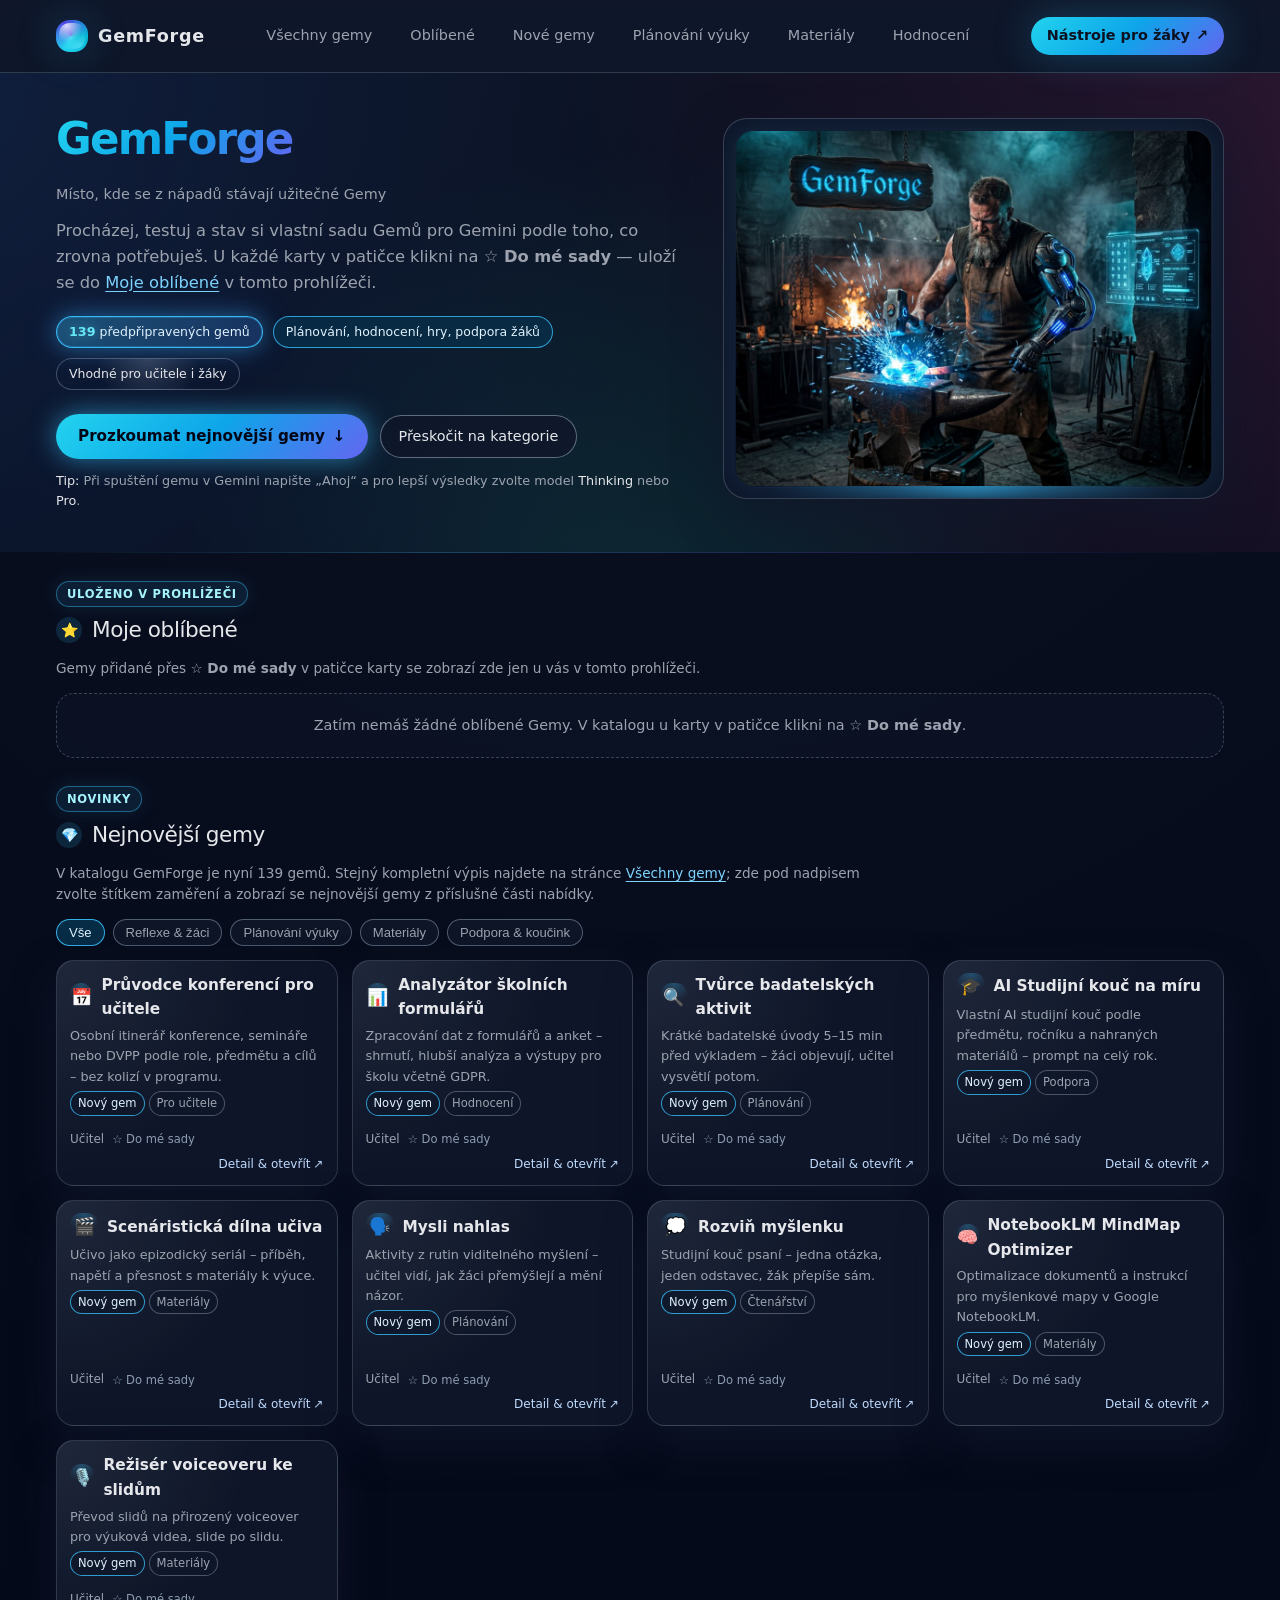
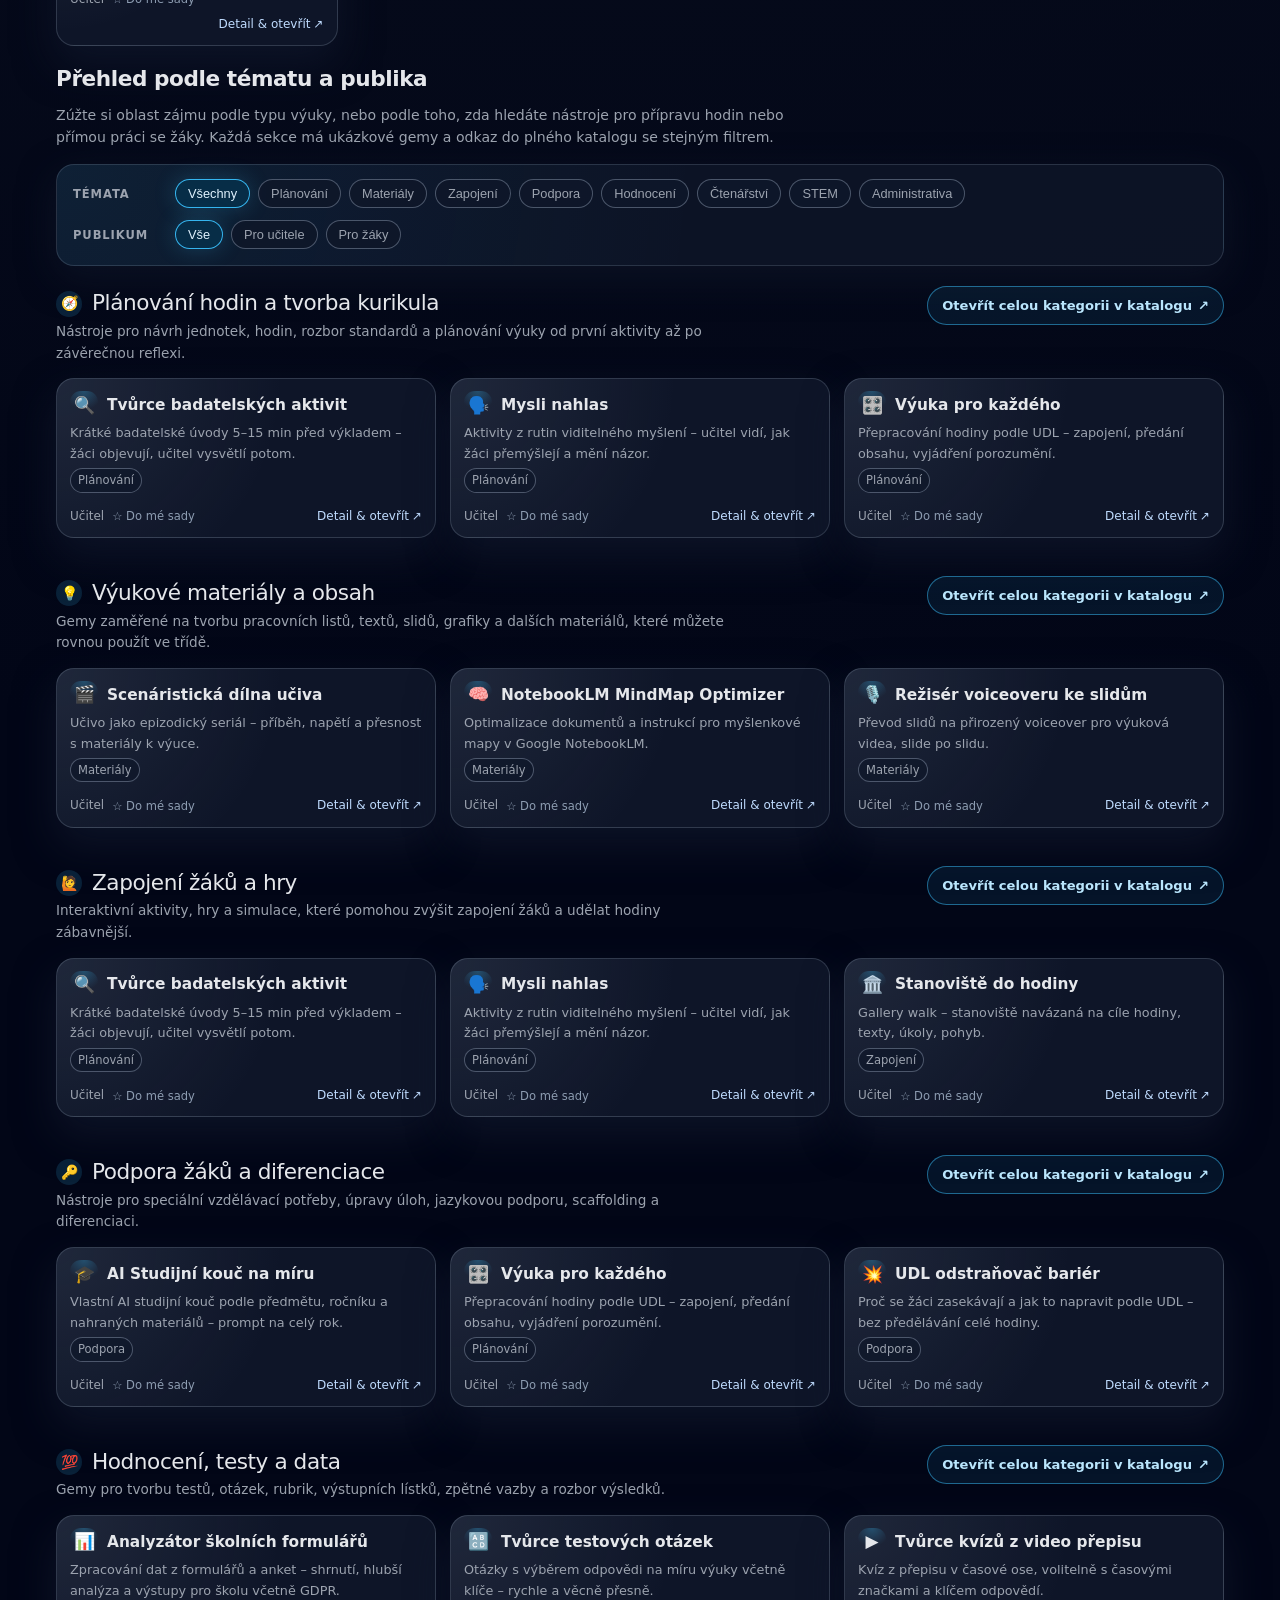
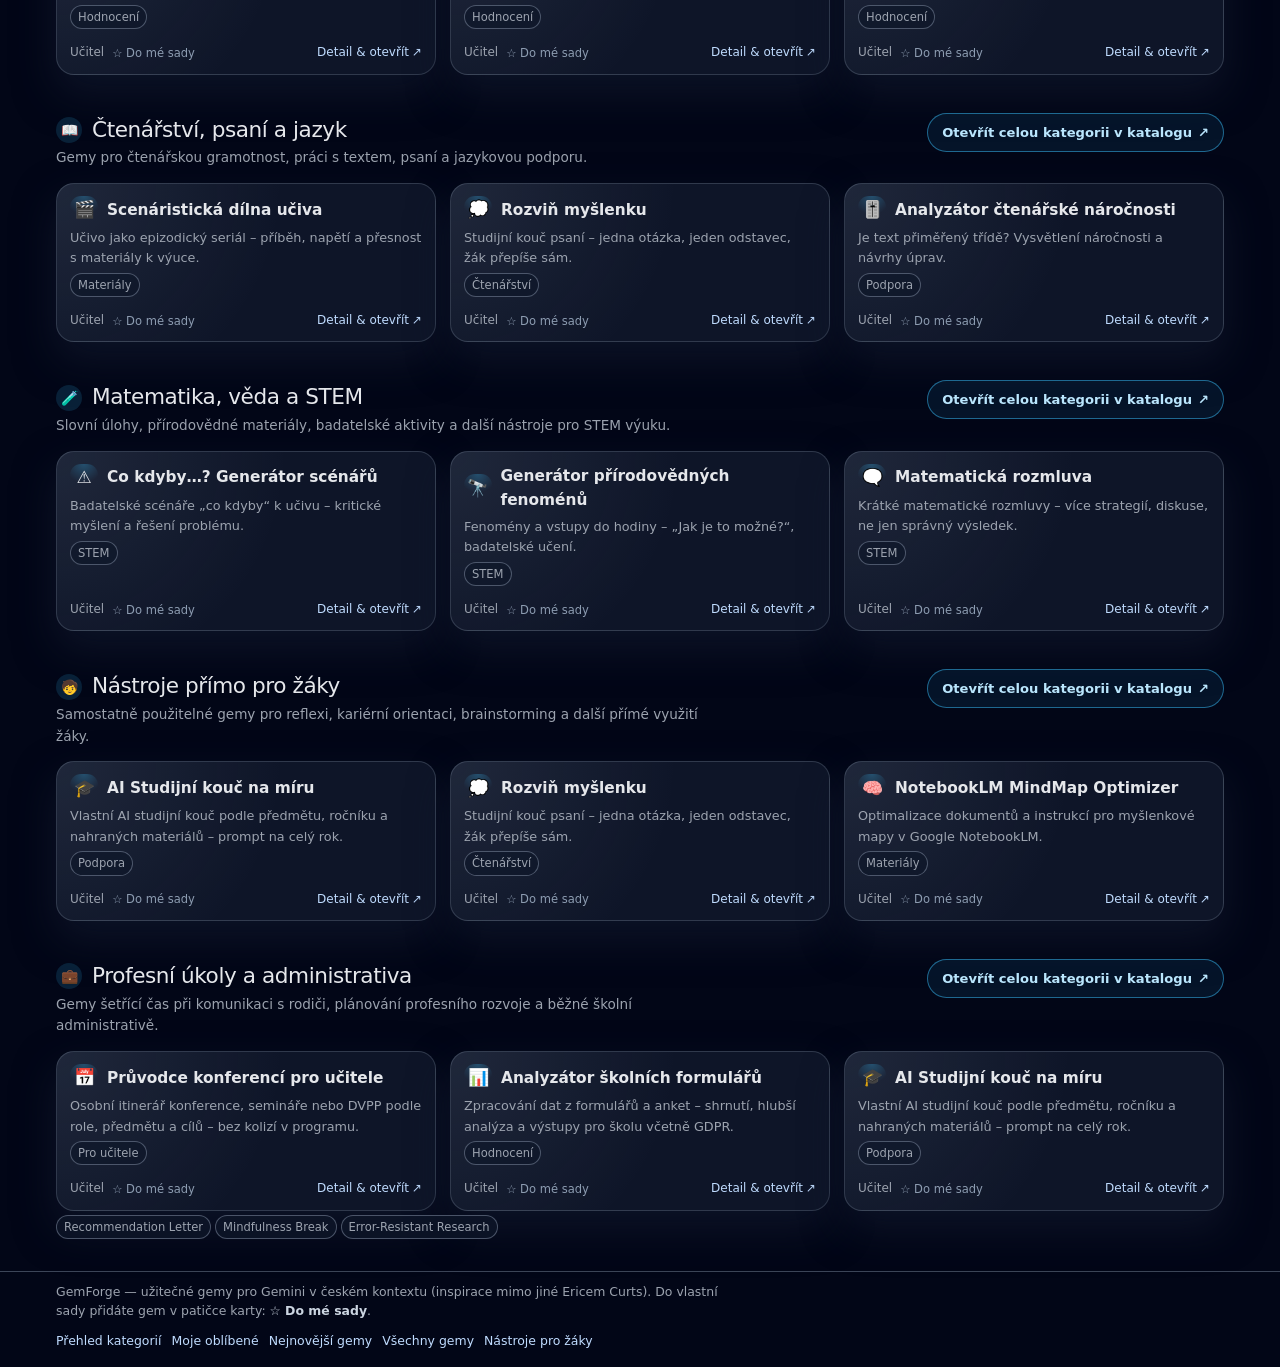
<file: index.html>
<!DOCTYPE html>
<html lang="cs">
<head>
  <meta charset="UTF-8" />
  <title>GemForge – Místo, kde se z nápadů stávají užitečné Gemy</title>
  <meta name="viewport" content="width=device-width, initial-scale=1" />
  <link rel="stylesheet" href="styles.css?v=20260610" />
</head>
<body>
  <div class="page">
    <header>
      <div class="inner nav">
        <a href="index.html" class="logo-wrap">
          <div class="logo-gem" aria-hidden="true"></div>
          <div class="logo-text-main">GemForge</div>
        </a>

        <nav class="nav-links" aria-label="Hlavní navigace">
          <a class="nav-link" href="all-gems.html">Všechny gemy</a>
          <a class="nav-link" href="#favorites">Oblíbené</a>
          <a class="nav-link" href="#newest">Nové gemy</a>
          <a class="nav-link" href="#planning">Plánování výuky</a>
          <a class="nav-link" href="#materials">Materiály</a>
          <a class="nav-link" href="#assessment">Hodnocení</a>
        </nav>

        <a class="nav-cta" href="all-gems.html#student">
          Nástroje pro žáky
          <span>↗</span>
        </a>
      </div>
    </header>

    <main>
      <section class="hero">
        <div class="hero-bg-orbit"></div>
        <div class="inner hero-content">
          <div>
            <h1 class="hero-title">
              <span class="highlight">GemForge</span>
            </h1>
            <p class="hero-tagline">
              Místo, kde se z nápadů stávají užitečné Gemy
            </p>
            <p class="hero-subtitle">
              Procházej, testuj a stav si vlastní sadu Gemů pro Gemini podle toho, co zrovna potřebuješ.
              U každé karty v patičce klikni na <strong>☆ Do mé sady</strong> — uloží se do
              <a href="#favorites" class="home-inline-link">Moje oblíbené</a> v tomto prohlížeči.
            </p>

            <div class="hero-badges">
              <div class="pill hero-count-pill"><span id="hero-gems-count">…</span> předpřipravených gemů</div>
              <div class="pill pill-accent">Plánování, hodnocení, hry, podpora žáků</div>
              <div class="pill">Vhodné pro učitele i žáky</div>
            </div>

            <div class="hero-actions">
              <a href="#newest" class="btn-primary">
                Prozkoumat nejnovější gemy
                <span>↓</span>
              </a>
              <a href="#planning" class="btn-ghost">
                Přeskočit na kategorie
              </a>
            </div>

            <div class="hero-meta">
              <strong>Tip:</strong> Při spuštění gemu v Gemini napište „Ahoj“
              a pro lepší výsledky zvolte model <strong>Thinking</strong> nebo
              <strong>Pro</strong>.
            </div>
          </div>

          <aside class="hero-panel hero-panel--visual" aria-label="Ilustrace GemForge">
            <div class="hero-panel-inner">
              <figure class="hero-forge-visual">
                <img
                  src="images/hero-gemforge.jpg"
                  alt="Kovář s kybernetickou paží kuje zářící modrý krystal na kovadlině; u cedule GemForge a holografického rozhraní s údaji o krystalu."
                  loading="eager"
                  decoding="async"
                />
              </figure>
            </div>
          </aside>
        </div>
      </section>

      <div class="home-below-hero">
      <section id="favorites" class="home-favorites">
        <div class="inner">
          <div class="section-header home-newest-header">
            <div class="home-newest-title-wrap">
              <span class="home-newest-kicker" aria-hidden="true">Uloženo v prohlížeči</span>
              <div class="section-title">
                <span class="icon">⭐</span>
                Moje oblíbené
              </div>
            </div>
            <p class="section-subtitle home-newest-lead">
              Gemy přidané přes <strong>☆ Do mé sady</strong> v patičce karty se zobrazí zde jen u vás v tomto prohlížeči.
            </p>
          </div>
          <div class="cards-grid" id="favorites-grid" aria-live="polite"></div>
          <p class="home-favorites-empty" id="favorites-empty" hidden>
            Zatím nemáš žádné oblíbené Gemy. V katalogu u karty v patičce klikni na <strong>☆ Do mé sady</strong>.
          </p>
        </div>
      </section>

      <section id="newest" class="home-newest">
        <div class="inner">
          <div class="section-header home-newest-header">
            <div class="home-newest-title-wrap">
              <span class="home-newest-kicker" aria-hidden="true">Novinky</span>
              <div class="section-title">
                <span class="icon">💎</span>
                Nejnovější gemy
              </div>
            </div>
            <p class="section-subtitle home-newest-lead" id="newest-section-lead">
              V katalogu GemForge je nyní <span id="gems-total-phrase">…</span>.
              Stejný kompletní výpis najdete na stránce
              <a href="all-gems.html" class="home-inline-link">Všechny gemy</a>;
              zde pod nadpisem zvolte štítkem zaměření a zobrazí se nejnovější gemy z příslušné části nabídky.
            </p>
          </div>

          <div class="categories-bar" id="newest-filter">
            <button class="chip active" data-filter="all">Vše</button>
            <button class="chip" data-filter="reflection">Reflexe & žáci</button>
            <button class="chip" data-filter="planning">Plánování výuky</button>
            <button class="chip" data-filter="materials">Materiály</button>
            <button class="chip" data-filter="support">Podpora & koučink</button>
          </div>

          <div class="cards-grid" id="newest-grid" data-category="newest"></div>
        </div>
      </section>

      <section class="home-catalog-nav" id="browse-catalog" aria-labelledby="home-catalog-nav-title">
        <div class="inner">
          <div class="home-catalog-nav-head">
            <h2 id="home-catalog-nav-title" class="home-catalog-nav-heading">Přehled podle tématu a publika</h2>
            <p class="home-catalog-nav-desc">
              Zúžte si oblast zájmu podle typu výuky, nebo podle toho, zda hledáte nástroje
              pro přípravu hodin nebo přímou práci se žáky. Každá sekce má ukázkové gemy
              a odkaz do plného katalogu se stejným filtrem.
            </p>
          </div>

          <div class="home-catalog-filters" role="group" aria-label="Filtrování kategorií na úvodní stránce">
            <div class="home-filter-row">
              <span class="home-filter-label" id="home-filter-theme-label">Témata</span>
              <div class="home-filter-chips" id="home-filter-theme" aria-labelledby="home-filter-theme-label">
                <button type="button" class="home-catalog-chip active" data-home-filter="theme" data-value="all">Všechny</button>
                <button type="button" class="home-catalog-chip" data-home-filter="theme" data-value="planning">Plánování</button>
                <button type="button" class="home-catalog-chip" data-home-filter="theme" data-value="materials">Materiály</button>
                <button type="button" class="home-catalog-chip" data-home-filter="theme" data-value="engagement">Zapojení</button>
                <button type="button" class="home-catalog-chip" data-home-filter="theme" data-value="support">Podpora</button>
                <button type="button" class="home-catalog-chip" data-home-filter="theme" data-value="assessment">Hodnocení</button>
                <button type="button" class="home-catalog-chip" data-home-filter="theme" data-value="literacy">Čtenářství</button>
                <button type="button" class="home-catalog-chip" data-home-filter="theme" data-value="stem">STEM</button>
                <button type="button" class="home-catalog-chip" data-home-filter="theme" data-value="professional">Administrativa</button>
              </div>
            </div>
            <div class="home-filter-row">
              <span class="home-filter-label" id="home-filter-audience-label">Publikum</span>
              <div class="home-filter-chips" id="home-filter-audience" aria-labelledby="home-filter-audience-label">
                <button type="button" class="home-catalog-chip active" data-home-filter="audience" data-value="all">Vše</button>
                <button type="button" class="home-catalog-chip" data-home-filter="audience" data-value="teacher">Pro učitele</button>
                <button type="button" class="home-catalog-chip" data-home-filter="audience" data-value="student">Pro žáky</button>
              </div>
            </div>
          </div>
        </div>
      </section>

      <div id="home-category-empty" class="home-category-empty" hidden>
        <div class="inner">
          <p class="home-category-empty-text">
            U této kombinace tématu a publika zde nemáme žádnou ukázkovou sekci — zobrazit můžete vše v
            <a href="all-gems.html" class="home-inline-link">plném katalogu</a>, nebo zrušte filtry níže.
          </p>
          <button type="button" class="home-empty-reset" id="home-filter-reset">
            Zobrazit znovu všechny kategorie
          </button>
        </div>
      </div>

      <section id="planning" class="home-category-section" data-home-theme="planning" data-home-audience="mixed">
        <div class="inner">
          <div class="section-header home-category-header">
            <div>
              <div class="section-title">
                <span class="icon">🧭</span>
                Plánování hodin a tvorba kurikula
              </div>
              <p class="section-subtitle">
                Nástroje pro návrh jednotek, hodin, rozbor standardů a plánování
                výuky od první aktivity až po závěrečnou reflexi.
              </p>
            </div>
            <a href="all-gems.html#planning" class="home-category-cta">Otevřít celou kategorii v katalogu <span aria-hidden="true">↗</span></a>
          </div>

          <div class="cards-grid" id="grid-planning" data-category="planning"></div>

        </div>
      </section>

      <section id="materials" class="home-category-section" data-home-theme="materials" data-home-audience="mixed">
        <div class="inner">
          <div class="section-header home-category-header">
            <div>
              <div class="section-title">
                <span class="icon">💡</span>
                Výukové materiály a obsah
              </div>
              <p class="section-subtitle">
                Gemy zaměřené na tvorbu pracovních listů, textů, slidů, grafiky a dalších
                materiálů, které můžete rovnou použít ve třídě.
              </p>
            </div>
            <a href="all-gems.html#materials" class="home-category-cta">Otevřít celou kategorii v katalogu <span aria-hidden="true">↗</span></a>
          </div>

          <div class="cards-grid" id="grid-materials" data-category="materials"></div>
        </div>
      </section>

      <section id="engagement" class="home-category-section" data-home-theme="engagement" data-home-audience="mixed">
        <div class="inner">
          <div class="section-header home-category-header">
            <div>
              <div class="section-title">
                <span class="icon">🙋</span>
                Zapojení žáků a hry
              </div>
              <p class="section-subtitle">
                Interaktivní aktivity, hry a simulace, které pomohou zvýšit zapojení žáků
                a udělat hodiny zábavnější.
              </p>
            </div>
            <a href="all-gems.html#engagement" class="home-category-cta">Otevřít celou kategorii v katalogu <span aria-hidden="true">↗</span></a>
          </div>

          <div class="cards-grid" id="grid-engagement" data-category="engagement"></div>
        </div>
      </section>

      <section id="support" class="home-category-section" data-home-theme="support" data-home-audience="mixed">
        <div class="inner">
          <div class="section-header home-category-header">
            <div>
              <div class="section-title">
                <span class="icon">🔑</span>
                Podpora žáků a diferenciace
              </div>
              <p class="section-subtitle">
                Nástroje pro speciální vzdělávací potřeby, úpravy úloh, jazykovou podporu,
                scaffolding a diferenciaci.
              </p>
            </div>
            <a href="all-gems.html#support" class="home-category-cta">Otevřít celou kategorii v katalogu <span aria-hidden="true">↗</span></a>
          </div>

          <div class="cards-grid" id="grid-support" data-category="support"></div>
        </div>
      </section>

      <section id="assessment" class="home-category-section" data-home-theme="assessment" data-home-audience="mixed">
        <div class="inner">
          <div class="section-header home-category-header">
            <div>
              <div class="section-title">
                <span class="icon">💯</span>
                Hodnocení, testy a data
              </div>
              <p class="section-subtitle">
                Gemy pro tvorbu testů, otázek, rubrik, výstupních lístků, zpětné vazby a rozbor výsledků.
              </p>
            </div>
            <a href="all-gems.html#assessment" class="home-category-cta">Otevřít celou kategorii v katalogu <span aria-hidden="true">↗</span></a>
          </div>

          <div class="cards-grid" id="grid-assessment" data-category="assessment"></div>
        </div>
      </section>

      <section id="literacy" class="home-category-section" data-home-theme="literacy" data-home-audience="mixed">
        <div class="inner">
          <div class="section-header home-category-header">
            <div>
              <div class="section-title">
                <span class="icon">📖</span>
                Čtenářství, psaní a jazyk
              </div>
              <p class="section-subtitle">
                Gemy pro čtenářskou gramotnost, práci s textem, psaní a jazykovou podporu.
              </p>
            </div>
            <a href="all-gems.html#literacy" class="home-category-cta">Otevřít celou kategorii v katalogu <span aria-hidden="true">↗</span></a>
          </div>

          <div class="cards-grid" id="grid-literacy" data-category="literacy"></div>
        </div>
      </section>

      <section id="stem" class="home-category-section" data-home-theme="stem" data-home-audience="mixed">
        <div class="inner">
          <div class="section-header home-category-header">
            <div>
              <div class="section-title">
                <span class="icon">🧪</span>
                Matematika, věda a STEM
              </div>
              <p class="section-subtitle">
                Slovní úlohy, přírodovědné materiály, badatelské aktivity a další nástroje pro STEM výuku.
              </p>
            </div>
            <a href="all-gems.html#stem" class="home-category-cta">Otevřít celou kategorii v katalogu <span aria-hidden="true">↗</span></a>
          </div>

          <div class="cards-grid" id="grid-stem" data-category="stem"></div>
        </div>
      </section>

      <section id="student-tools" class="home-category-section" data-home-theme="student" data-home-audience="student">
        <div class="inner">
          <div class="section-header home-category-header">
            <div>
              <div class="section-title">
                <span class="icon">🧒</span>
                Nástroje přímo pro žáky
              </div>
              <p class="section-subtitle">
                Samostatně použitelné gemy pro reflexi, kariérní orientaci, brainstorming
                a další přímé využití žáky.
              </p>
            </div>
            <a href="all-gems.html#student" class="home-category-cta">Otevřít celou kategorii v katalogu <span aria-hidden="true">↗</span></a>
          </div>

          <div class="cards-grid" id="grid-student" data-category="student"></div>
        </div>
      </section>

      <section id="professional" class="home-category-section" data-home-theme="professional" data-home-audience="teacher">
        <div class="inner">
          <div class="section-header home-category-header">
            <div>
              <div class="section-title">
                <span class="icon">💼</span>
                Profesní úkoly a administrativa
              </div>
              <p class="section-subtitle">
                Gemy šetřící čas při komunikaci s rodiči, plánování profesního rozvoje a běžné školní administrativě.
              </p>
            </div>
            <a href="all-gems.html#professional" class="home-category-cta">Otevřít celou kategorii v katalogu <span aria-hidden="true">↗</span></a>
          </div>

          <div class="cards-grid" id="grid-professional" data-category="professional"></div>

          <div class="inline-chips">
            <span class="tag">Recommendation Letter</span>
            <span class="tag">Mindfulness Break</span>
            <span class="tag">Error-Resistant Research</span>
          </div>
        </div>
      </section>
      </div>
    </main>

    <footer>
      <div class="inner footer-inner">
        <div class="footer-lead">
          GemForge — užitečné gemy pro Gemini v českém kontextu (inspirace mimo jiné Ericem Curts).
          Do vlastní sady přidáte gem v patičce karty: <strong>☆ Do mé sady</strong>.
        </div>
        <div class="footer-links" aria-label="Rychlé odkazy k navigaci na úvodu a do katalogu">
          <a href="#browse-catalog" class="footer-link">Přehled kategorií</a>
          <a href="#favorites" class="footer-link">Moje oblíbené</a>
          <a href="#newest" class="footer-link">Nejnovější gemy</a>
          <a href="all-gems.html" class="footer-link">Všechny gemy</a>
          <a href="all-gems.html#student" class="footer-link">Nástroje pro žáky</a>
        </div>
      </div>
    </footer>
  </div>

  <script src="gems-data.js?v=20260609"></script>
  <script src="favorites.js?v=20260609"></script>
  <script src="gem-cards.js?v=20260609"></script>
  <script>
    var GEMS = window.GEMS_DATA || {};
    if (Object.keys(GEMS).length === 0) {
      GEMS = { "3-step-reflection": { slug: "3-step-reflection", emoji: "🪞", titleCs: "3-kroková reflexe", shortDescCs: "Strukturovaná reflexe pro žáky.", category: "student", categories: ["student"], addedAt: "2025-01-02" }, "5e-lesson-plan": { slug: "5e-lesson-plan", emoji: "🖐️", titleCs: "5E plán hodiny", shortDescCs: "Plán podle modelu 5E.", category: "planning", categories: ["planning"], addedAt: "2025-01-01" }, "worksheet": { slug: "worksheet", emoji: "📝", titleCs: "Tvůrce pracovních listů", shortDescCs: "Listy pro českou školu podle cílů, ŠVP a žáků; snadný export do Google Dokumentů.", category: "materials", categories: ["materials"], addedAt: "2024-06-01" }, "2-truths-a-lie-game": { slug: "2-truths-a-lie-game", emoji: "🫢", titleCs: "Generátor hry Dvě pravdy a lež", shortDescCs: "Tři výroky (dvě pravdy + jedna lež) k libovolnému tématu – aktivizace, opakování, kritické myšlení.", category: "engagement", categories: ["engagement"], addedAt: "2024-06-01" }, "jeopardy-game": { slug: "jeopardy-game", emoji: "❓", titleCs: "Kvíz Jeopardy", shortDescCs: "Otázky a kategorie ve stylu Jeopardy.", category: "engagement", categories: ["engagement"], addedAt: "2024-06-01" } };
    }
    var categoryLabels = { planning: "Plánování", materials: "Materiály", engagement: "Zapojení", support: "Podpora", assessment: "Hodnocení", literacy: "Čtenářství", stem: "STEM", student: "Pro žáky", professional: "Pro učitele", newest: "Nový" };

    function formatGemsCountCs(n) {
      var x = Math.abs(Math.floor(n)) || 0;
      if (x === 1) return "1 gem";
      var r = x % 10;
      var r100 = x % 100;
      if (r >= 2 && r <= 4 && (r100 < 10 || r100 >= 20)) return x + " gemy";
      return x + " gemů";
    }

    function updateNewestSectionLead() {
      var el = document.getElementById("gems-total-phrase");
      if (el) el.textContent = formatGemsCountCs(Object.keys(GEMS).length);
    }

    function updateHeroGemCountBadge() {
      var el = document.getElementById("hero-gems-count");
      if (el) el.textContent = String(Object.keys(GEMS).length);
    }

    updateHeroGemCountBadge();
    updateNewestSectionLead();

    function renderCard(gem, extraTag) {
      if (window.GemCards && window.GemCards.render) {
        return window.GemCards.render(gem, { extraTag: extraTag, categoryLabels: categoryLabels });
      }
      return "";
    }

    function renderFavorites() {
      var grid = document.getElementById("favorites-grid");
      var emptyEl = document.getElementById("favorites-empty");
      if (!grid) return;
      var slugs = window.GemFavorites ? window.GemFavorites.getAll() : [];
      var html = "";
      var shown = 0;
      slugs.forEach(function (slug) {
        var g = GEMS[slug];
        if (!g) return;
        html += renderCard(g);
        shown += 1;
      });
      grid.innerHTML = html;
      if (emptyEl) emptyEl.hidden = shown > 0;
      grid.hidden = shown === 0;
    }

    var HOME_CATEGORY_PREVIEW_LIMIT = 3;

    function renderSectionGrid(sectionId, category) {
      var grid = document.getElementById("grid-" + sectionId);
      if (!grid) return;
      grid.innerHTML = "";
      var slugs = Object.keys(GEMS).filter(function (slug) {
        var g = GEMS[slug];
        return g && g.categories && g.categories.indexOf(category) !== -1;
      });
      slugs.sort(function (a, b) {
        var ka = gemAddedAtKey(GEMS[a]);
        var kb = gemAddedAtKey(GEMS[b]);
        if (ka !== kb) return kb < ka ? -1 : kb > ka ? 1 : 0;
        return a.localeCompare(b);
      });
      var n = Math.min(HOME_CATEGORY_PREVIEW_LIMIT, slugs.length);
      for (var i = 0; i < n; i++) {
        grid.insertAdjacentHTML("beforeend", renderCard(GEMS[slugs[i]], category === "newest" ? "Nový gem" : ""));
      }
    }

    function renderAllSections() {
      var sections = ["planning", "materials", "engagement", "support", "assessment", "literacy", "stem", "student", "professional"];
      sections.forEach(function (s) { renderSectionGrid(s, s); });
    }

    var HOME_NEWEST_LIMIT = 12;
    var HOME_NEWEST_MIN_DATE = "2026-04-01";

    function gemAddedAtKey(g) {
      if (g && g.addedAt) return String(g.addedAt);
      return "1970-01-01";
    }

    function gemIsInNewestSection(g) {
      return gemAddedAtKey(g) >= HOME_NEWEST_MIN_DATE;
    }

    function gemMatchesNewestChip(g, filterKey) {
      var filterMap = { all: null, reflection: "student", planning: "planning", materials: "materials", support: "support" };
      var subCat = filterMap[filterKey] || filterMap.all;
      if (!subCat) return true;
      if (g.category === subCat) return true;
      if (g.categories && g.categories.indexOf(subCat) !== -1) return true;
      return false;
    }

    function renderNewest(filter) {
      var grid = document.getElementById("newest-grid");
      if (!grid) return;
      grid.innerHTML = "";
      var fk = filter || "all";
      var slugs = Object.keys(GEMS).filter(function (slug) {
        var g = GEMS[slug];
        if (!gemIsInNewestSection(g)) return false;
        return gemMatchesNewestChip(g, fk);
      });
      slugs.sort(function (a, b) {
        var ka = gemAddedAtKey(GEMS[a]);
        var kb = gemAddedAtKey(GEMS[b]);
        if (ka !== kb) return kb < ka ? -1 : kb > ka ? 1 : 0;
        return a.localeCompare(b);
      });
      var n = Math.min(HOME_NEWEST_LIMIT, slugs.length);
      for (var i = 0; i < n; i++) {
        grid.insertAdjacentHTML("beforeend", renderCard(GEMS[slugs[i]], "Nový gem"));
      }
    }

    document.querySelectorAll("[data-scroll]").forEach(function (el) {
      el.addEventListener("click", function () {
        var target = el.getAttribute("data-scroll");
        if (!target) return;
        var section = document.querySelector(target);
        if (!section) return;
        var top = section.getBoundingClientRect().top + window.scrollY - (window.innerWidth < 620 ? 64 : 80);
        window.scrollTo({ top: top, behavior: "smooth" });
      });
    });

    document.querySelectorAll("[data-accordion]").forEach(function (acc) {
      var header = acc.querySelector(".accordion-header");
      var body = acc.querySelector(".accordion-body");
      header.addEventListener("click", function () {
        var open = acc.classList.toggle("open");
        body.style.maxHeight = open ? body.scrollHeight + "px" : "0";
      });
      body.style.maxHeight = "0";
    });

    document.getElementById("newest-filter") && document.getElementById("newest-filter").addEventListener("click", function (e) {
      var chip = e.target.closest(".chip");
      if (!chip) return;
      document.querySelectorAll("#newest-filter .chip").forEach(function (c) { c.classList.remove("active"); });
      chip.classList.add("active");
      renderNewest(chip.dataset.filter || "all");
    });

    var homeTheme = "all";
    var homeAudience = "all";

    function resetHomeFilters() {
      homeTheme = "all";
      homeAudience = "all";
      document.querySelectorAll('.home-catalog-chip[data-home-filter="theme"]').forEach(function (b) {
        b.classList.toggle("active", b.getAttribute("data-value") === "all");
      });
      document.querySelectorAll('.home-catalog-chip[data-home-filter="audience"]').forEach(function (b) {
        b.classList.toggle("active", b.getAttribute("data-value") === "all");
      });
      applyHomeCategoryVisibility();
    }

    function applyHomeCategoryVisibility() {
      var visible = 0;
      document.querySelectorAll(".home-category-section").forEach(function (sec) {
        var t = sec.getAttribute("data-home-theme");
        var audPref = sec.getAttribute("data-home-audience");
        var themeMatch = homeTheme === "all" || homeTheme === t;
        var audMatch = homeAudience === "all"
          || (homeAudience === "teacher" && audPref !== "student")
          || (homeAudience === "student" && audPref !== "teacher");
        var show = themeMatch && audMatch;
        sec.hidden = !show;
        if (show) visible += 1;
      });
      var emptyEl = document.getElementById("home-category-empty");
      if (emptyEl) emptyEl.hidden = visible > 0;
    }

    document.querySelectorAll('.home-catalog-chip[data-home-filter="theme"]').forEach(function (btn) {
      btn.addEventListener("click", function () {
        homeTheme = btn.getAttribute("data-value") || "all";
        document.querySelectorAll('.home-catalog-chip[data-home-filter="theme"]').forEach(function (b) { b.classList.toggle("active", b === btn); });
        applyHomeCategoryVisibility();
      });
    });

    document.querySelectorAll('.home-catalog-chip[data-home-filter="audience"]').forEach(function (btn) {
      btn.addEventListener("click", function () {
        homeAudience = btn.getAttribute("data-value") || "all";
        document.querySelectorAll('.home-catalog-chip[data-home-filter="audience"]').forEach(function (b) { b.classList.toggle("active", b === btn); });
        applyHomeCategoryVisibility();
      });
    });

    var resetBtn = document.getElementById("home-filter-reset");
    if (resetBtn) resetBtn.addEventListener("click", resetHomeFilters);

    document.addEventListener("gemforge-favorites-change", function () {
      if (window.GemFavorites && window.GemFavorites.syncAll) window.GemFavorites.syncAll();
      renderFavorites();
    });

    updateNewestSectionLead();
    renderAllSections();
    renderNewest("all");
    renderFavorites();
    if (window.GemFavorites && window.GemFavorites.syncAll) window.GemFavorites.syncAll();
    applyHomeCategoryVisibility();
  </script>
</body>
</html>
</file>
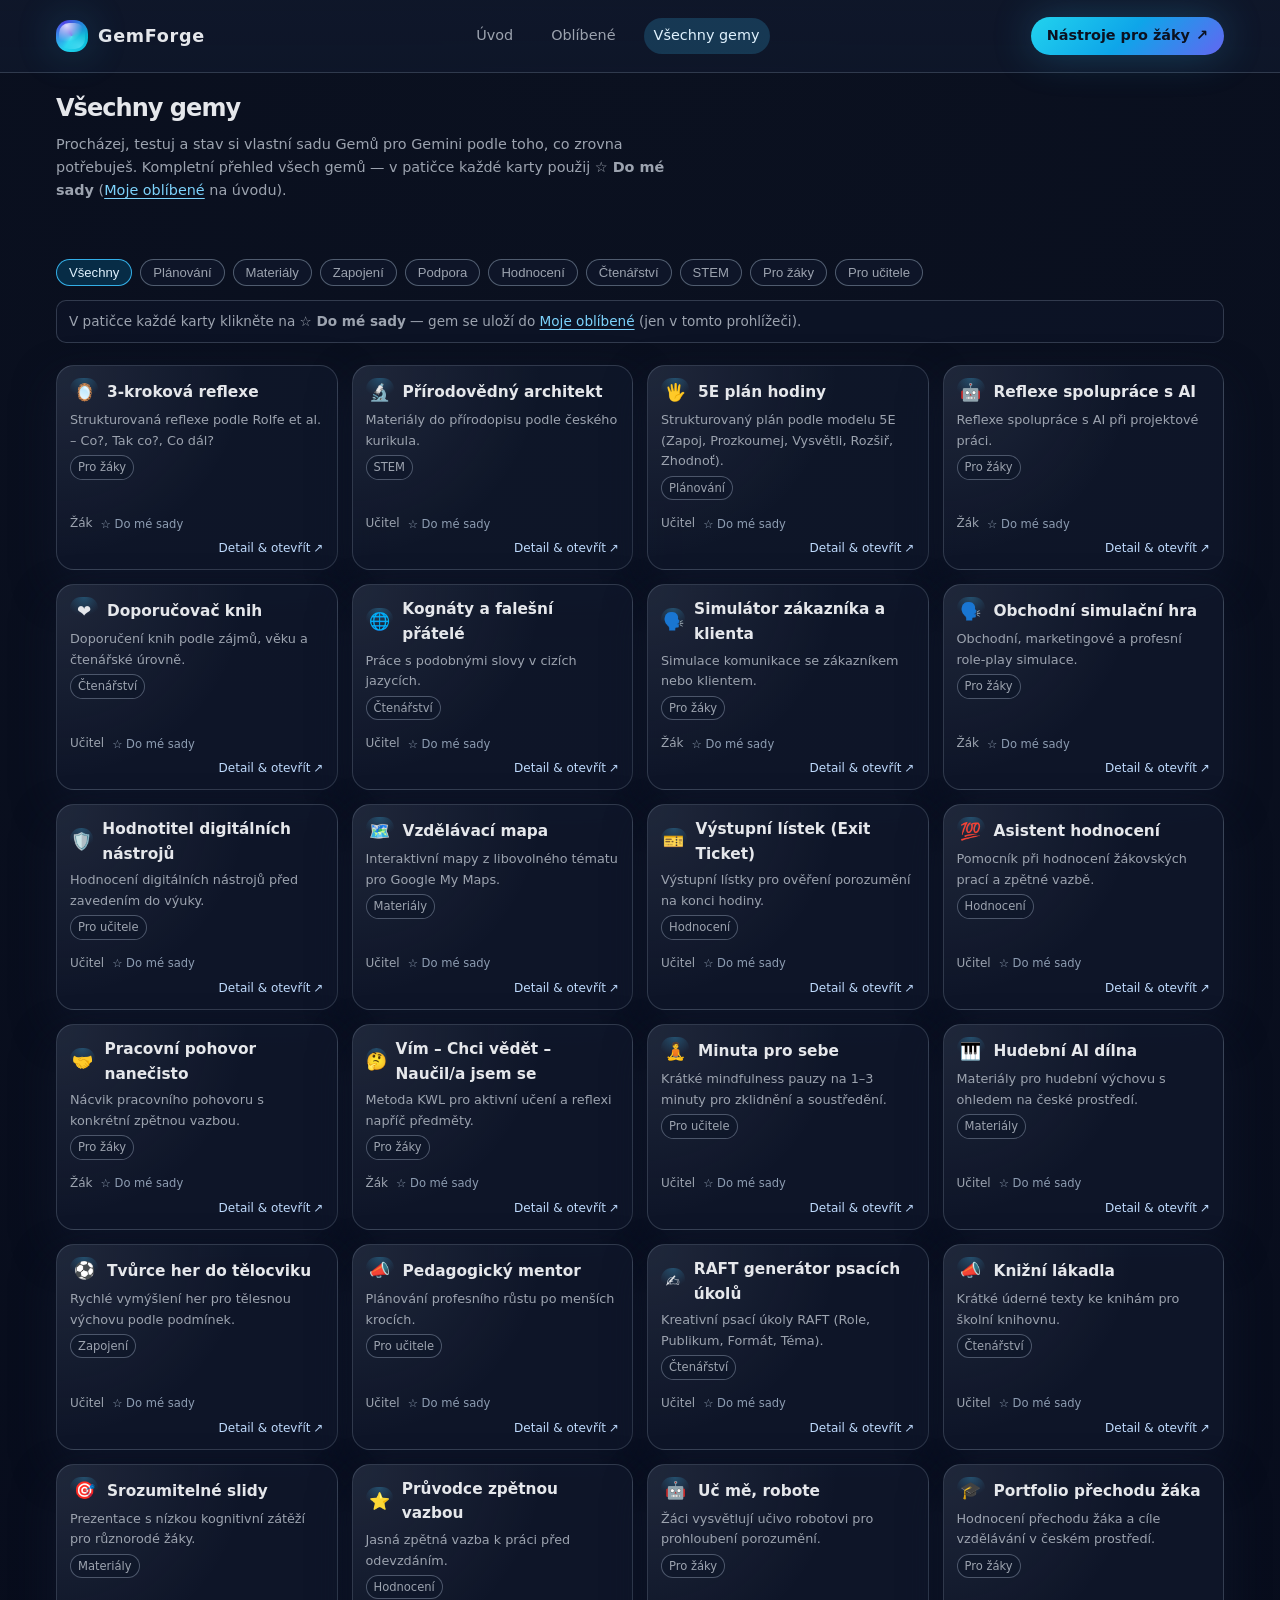
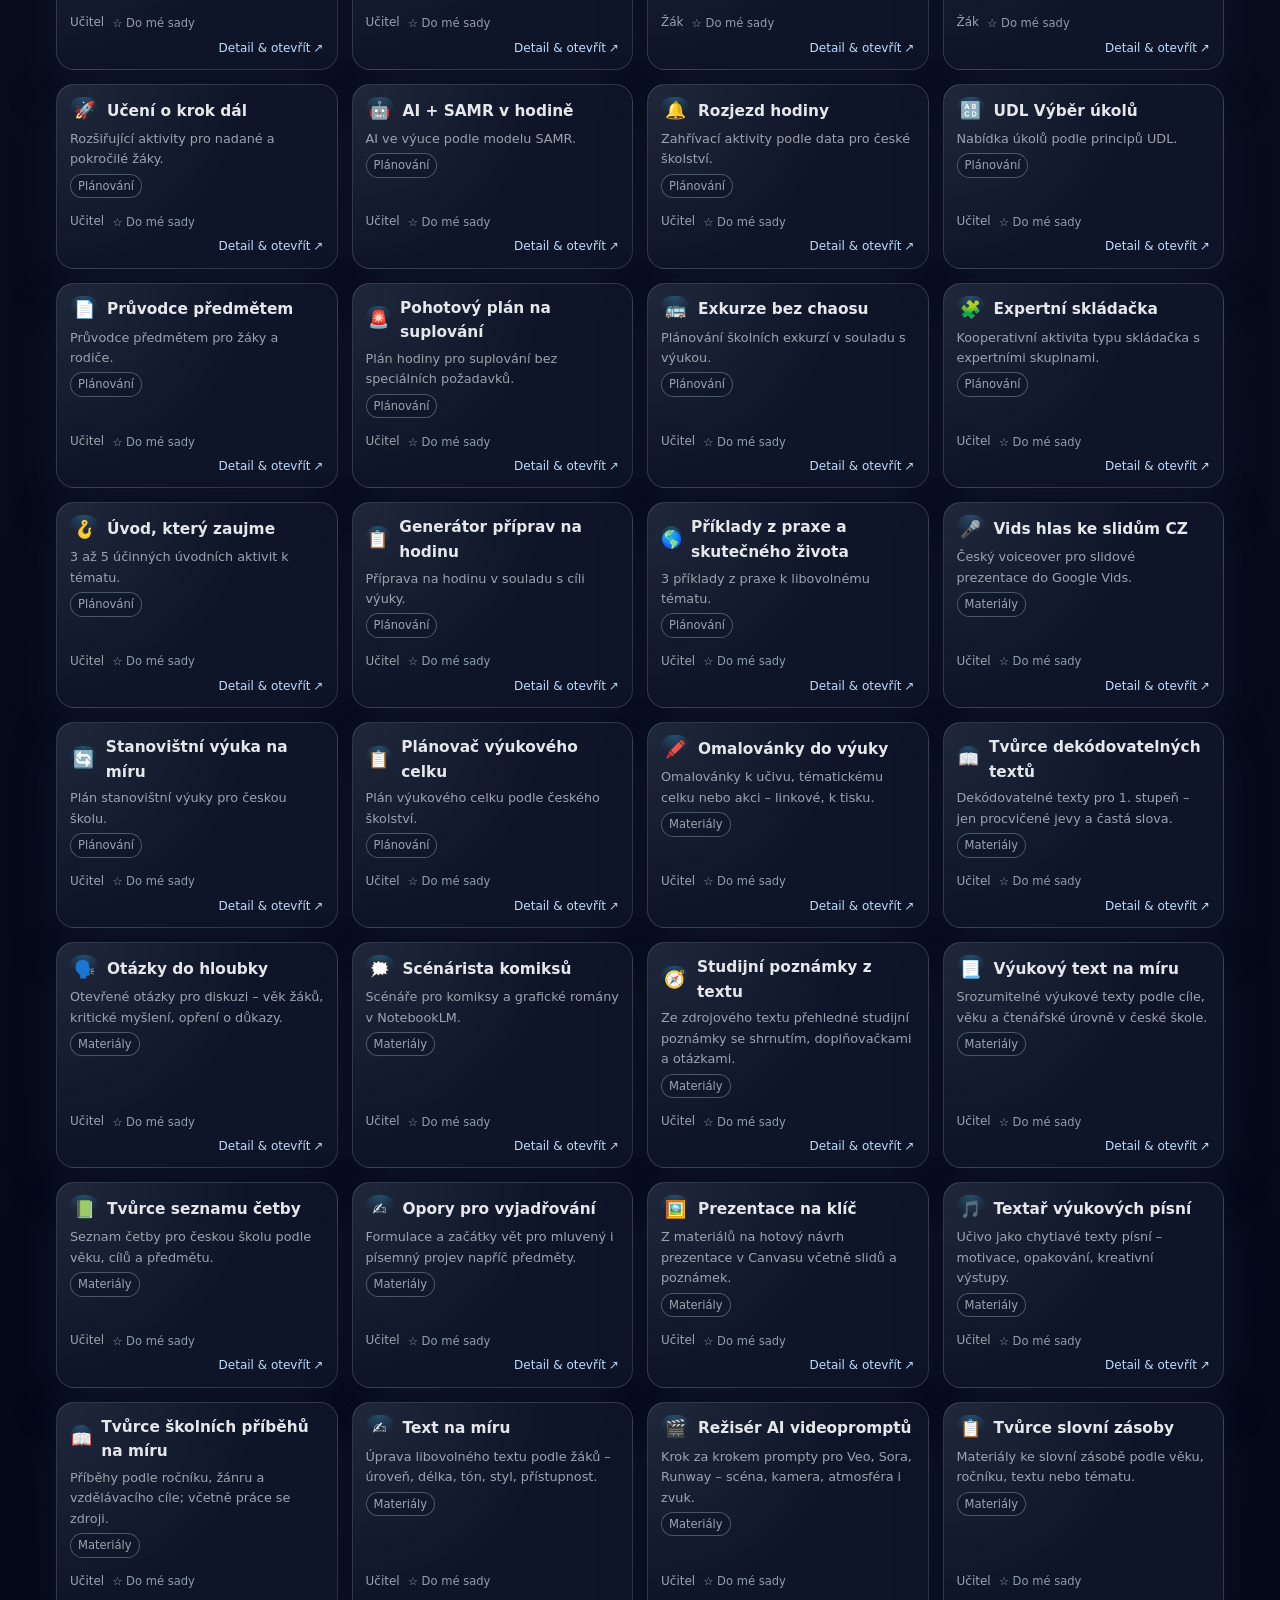
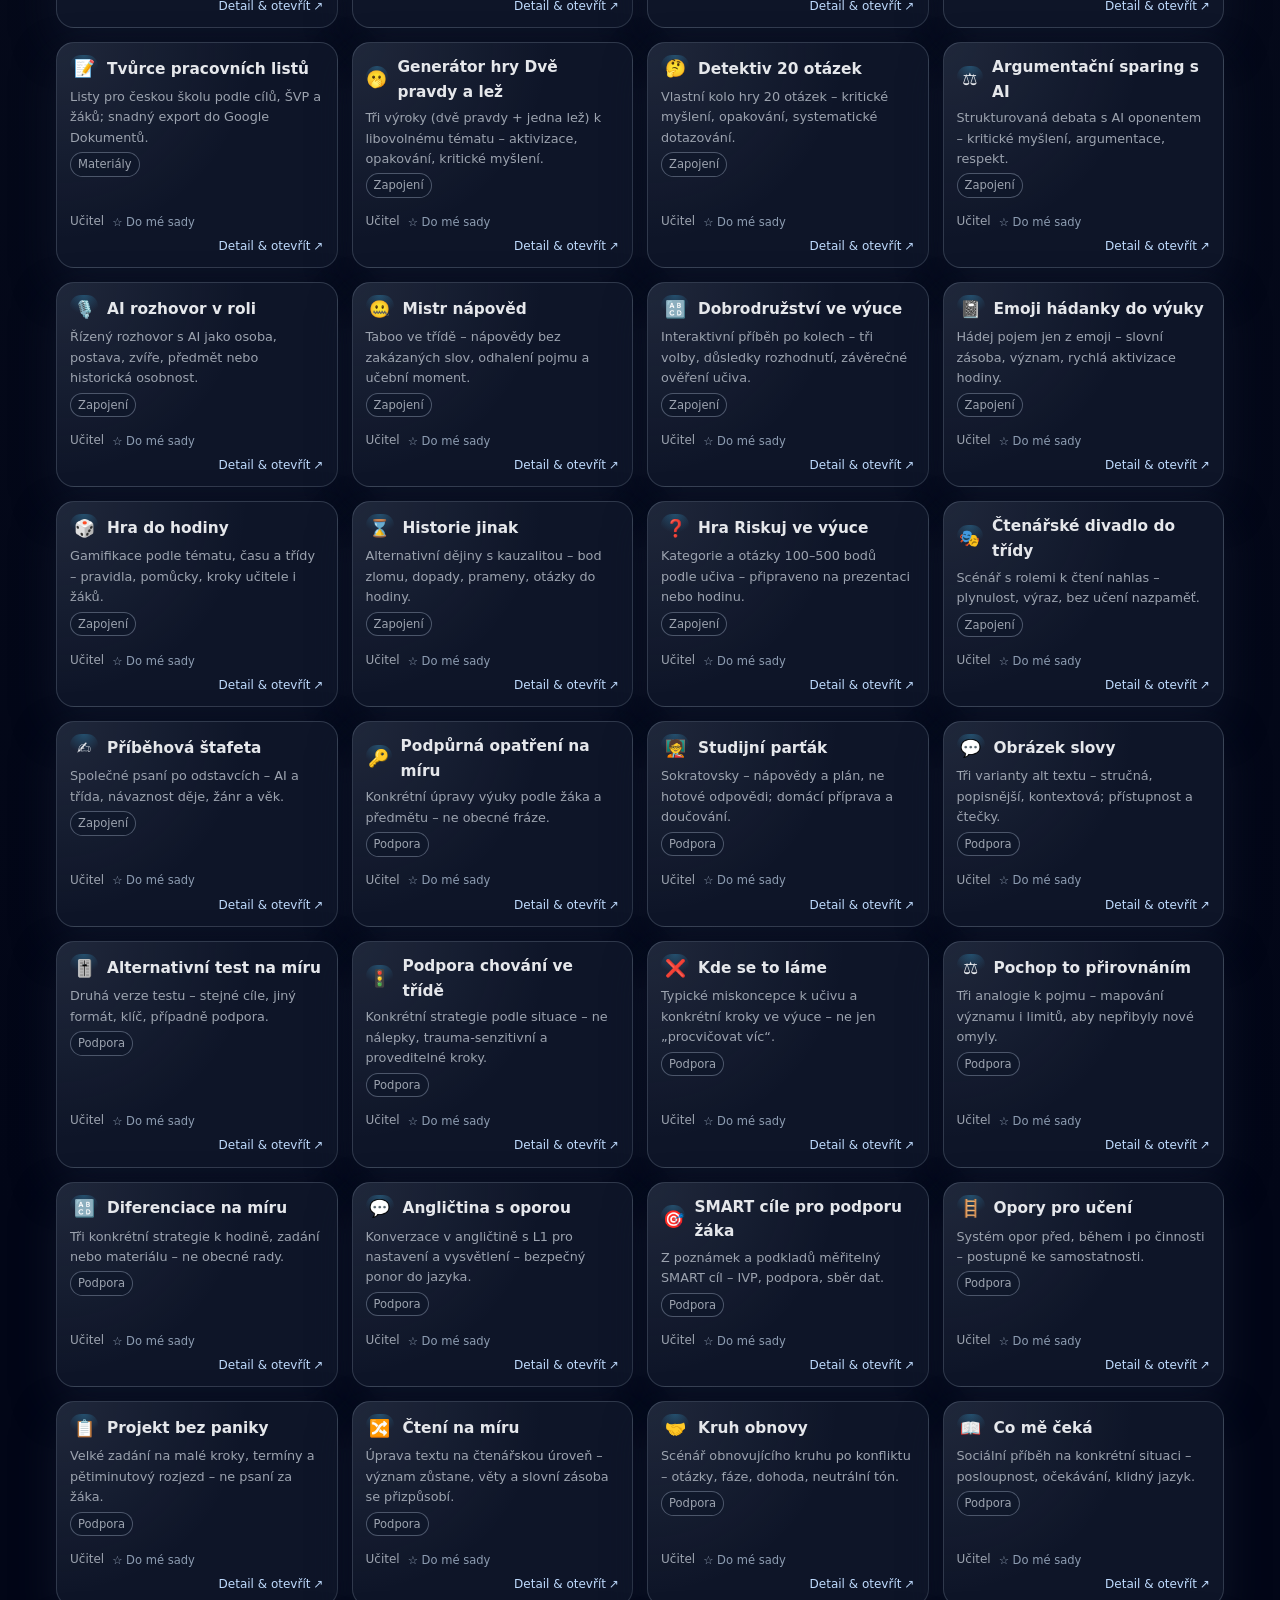
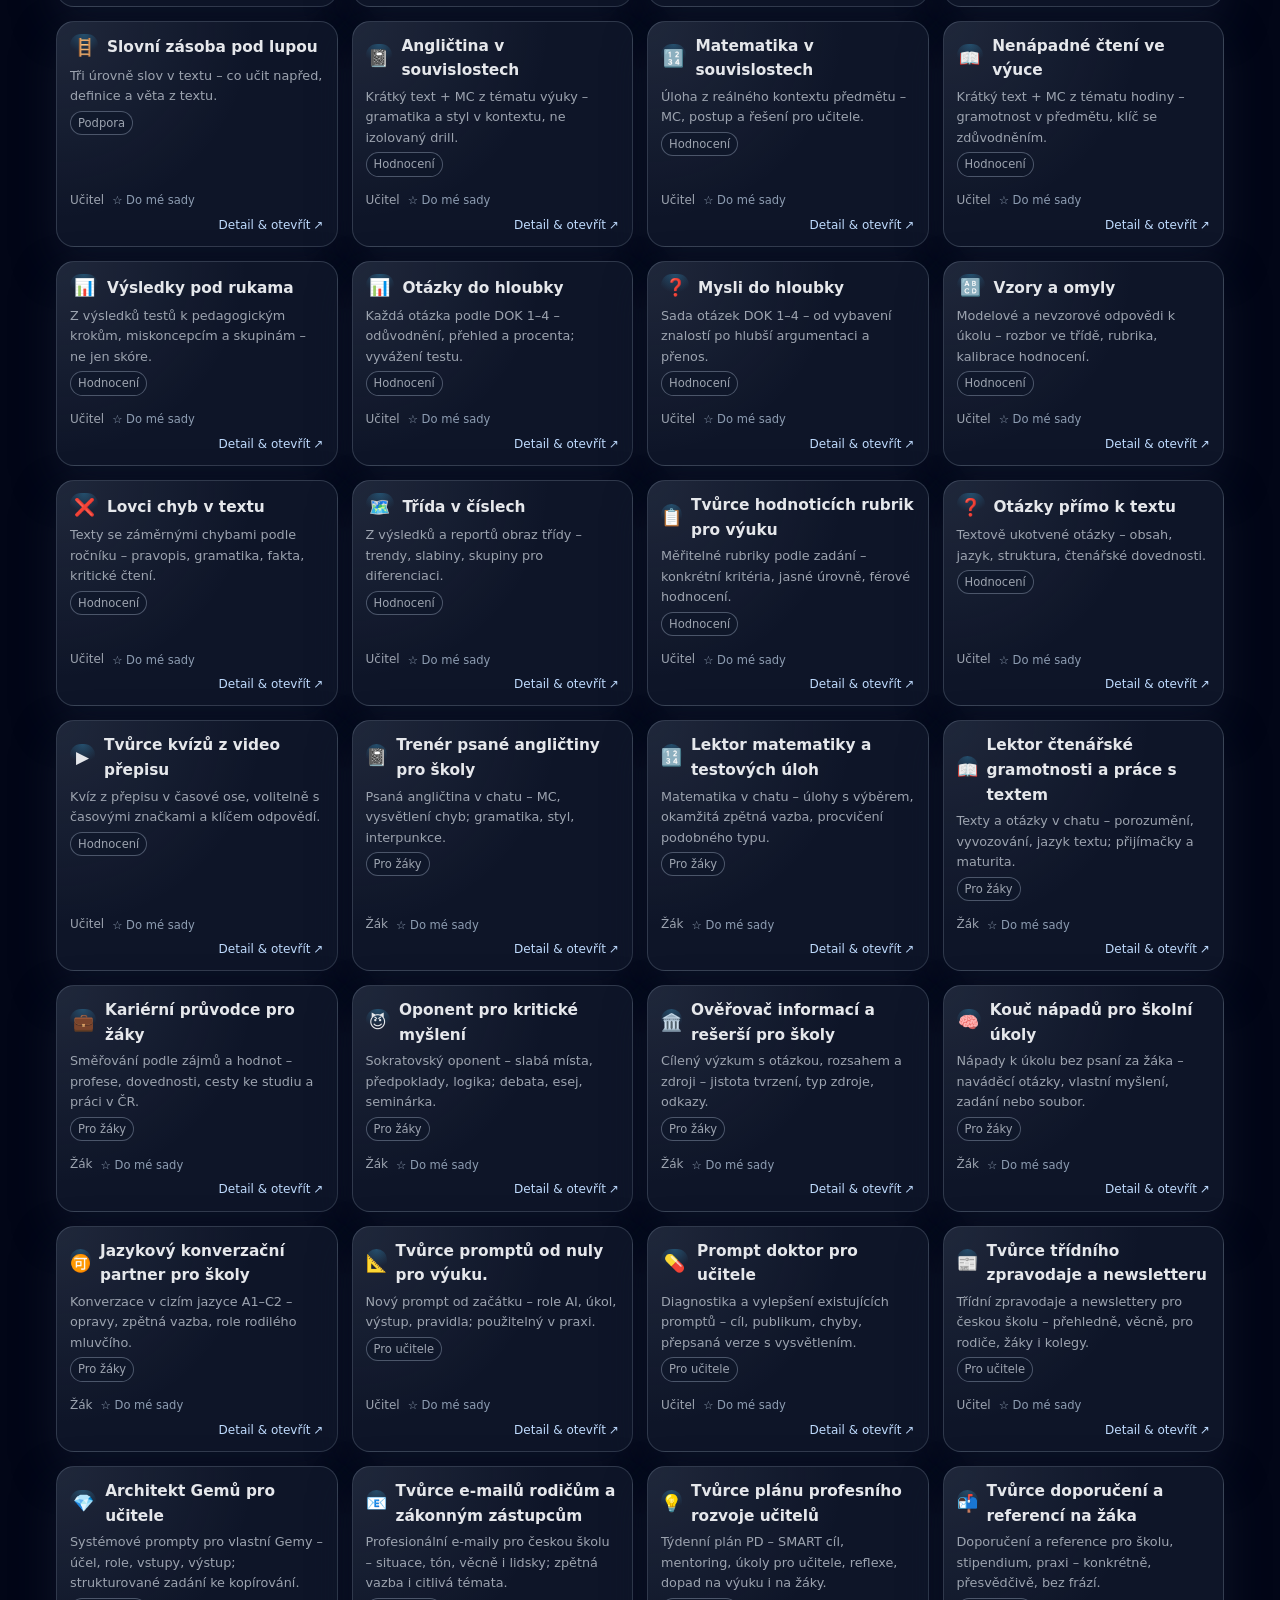
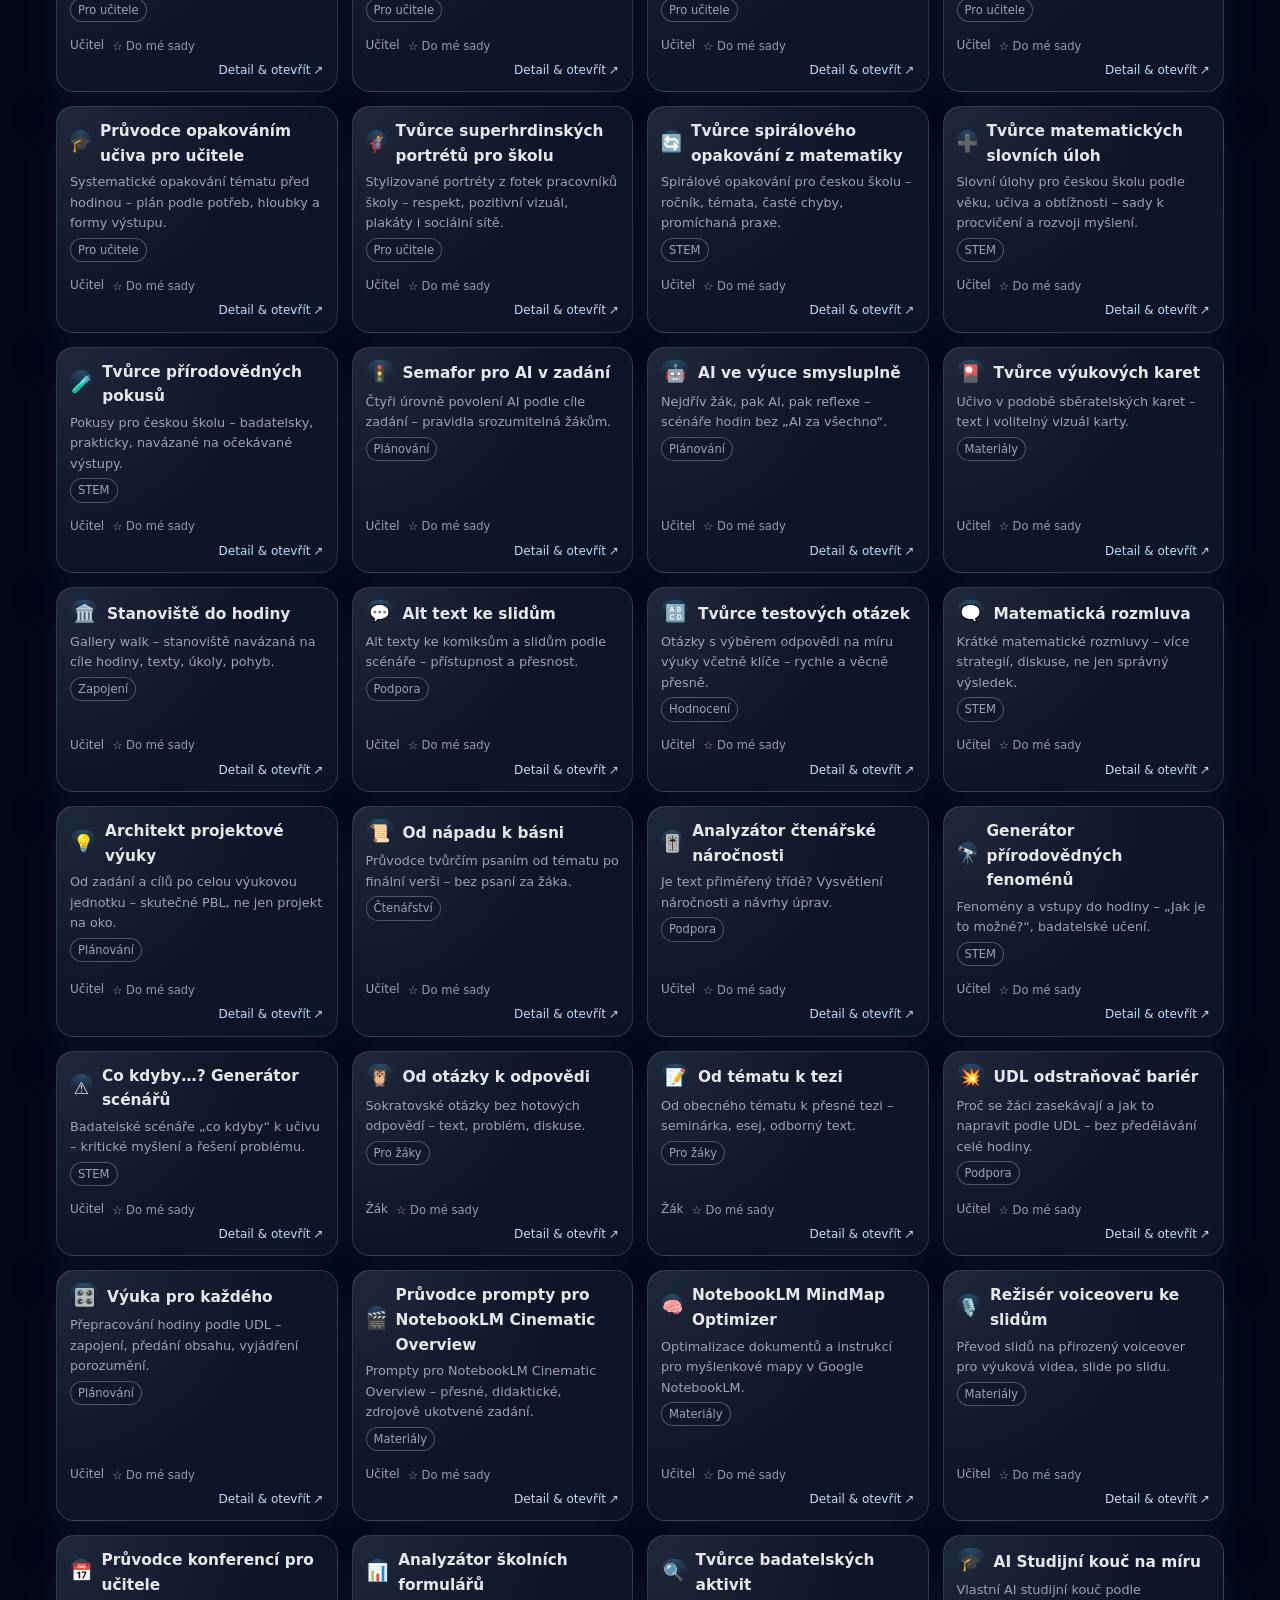
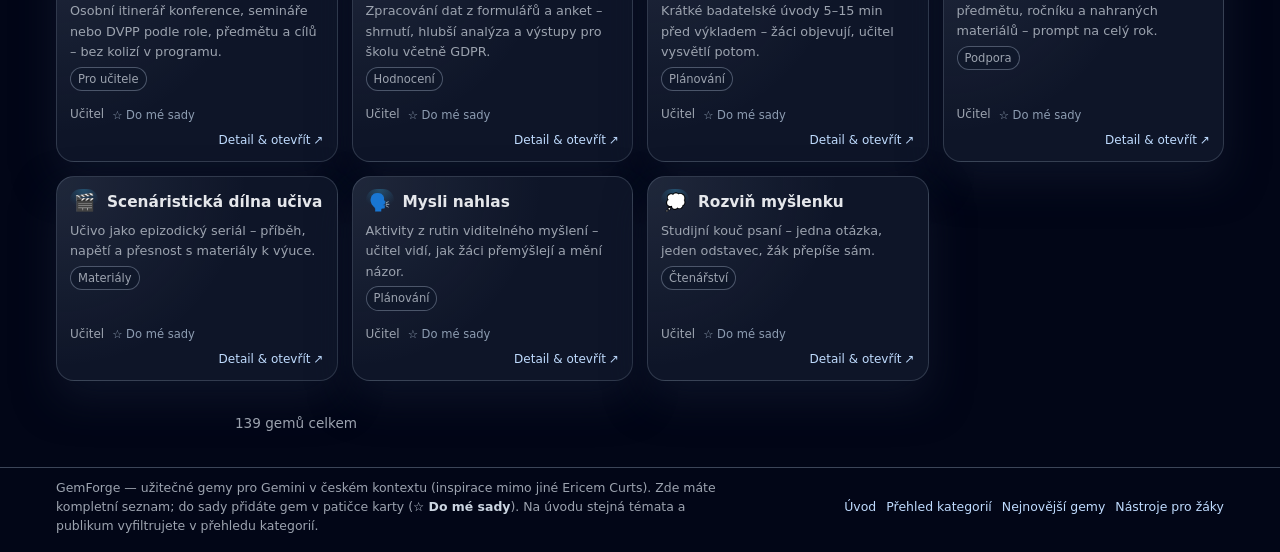
<file: all-gems.html>
<!DOCTYPE html>
<html lang="cs">
<head>
  <meta charset="UTF-8" />
  <title>Všechny gemy – GemForge</title>
  <meta name="viewport" content="width=device-width, initial-scale=1" />
  <meta http-equiv="Cache-Control" content="no-cache" />
  <link rel="stylesheet" href="./styles.css?v=20260610" />
</head>
<body>
  <div class="page">
    <header>
      <div class="inner nav">
        <a href="index.html" class="logo-wrap">
          <div class="logo-gem" aria-hidden="true"></div>
          <div class="logo-text-main">GemForge</div>
        </a>

        <nav class="nav-links" aria-label="Hlavní navigace">
          <a class="nav-link" href="index.html">Úvod</a>
          <a class="nav-link" href="index.html#favorites">Oblíbené</a>
          <a class="nav-link active" href="all-gems.html">Všechny gemy</a>
        </nav>

        <a class="nav-cta" href="all-gems.html#student">
          Nástroje pro žáky
          <span>↗</span>
        </a>
      </div>
    </header>

    <main>
      <section class="hero hero-compact">
        <div class="inner">
          <h1 class="hero-title">Všechny gemy</h1>
          <p class="hero-subtitle">
            Procházej, testuj a stav si vlastní sadu Gemů pro Gemini podle toho, co zrovna potřebuješ.
            Kompletní přehled všech gemů — v patičce každé karty použij <strong>☆ Do mé sady</strong>
            (<a href="index.html#favorites" class="home-inline-link">Moje oblíbené</a> na úvodu).
          </p>
        </div>
      </section>

      <section class="all-gems-section">
        <div class="inner">
          <div class="categories-bar" id="filter-bar">
            <button class="chip active" data-filter="all">Všechny</button>
            <button class="chip" data-filter="planning">Plánování</button>
            <button class="chip" data-filter="materials">Materiály</button>
            <button class="chip" data-filter="engagement">Zapojení</button>
            <button class="chip" data-filter="support">Podpora</button>
            <button class="chip" data-filter="assessment">Hodnocení</button>
            <button class="chip" data-filter="literacy">Čtenářství</button>
            <button class="chip" data-filter="stem">STEM</button>
            <button class="chip" data-filter="student">Pro žáky</button>
            <button class="chip" data-filter="professional">Pro učitele</button>
          </div>

          <p class="catalog-set-hint">
            V patičce každé karty klikněte na <strong>☆ Do mé sady</strong> — gem se uloží do
            <a href="index.html#favorites" class="home-inline-link">Moje oblíbené</a> (jen v tomto prohlížeči).
          </p>

          <div class="cards-grid" id="all-gems-grid" aria-live="polite"></div>

          <p class="section-subtitle" style="margin-top: 2rem; text-align: center; color: var(--text-muted);">
            <span id="gem-count">0</span> gemů celkem
          </p>
        </div>
      </section>
    </main>

    <footer>
      <div class="inner footer-inner">
        <div class="footer-lead">
          GemForge — užitečné gemy pro Gemini v českém kontextu (inspirace mimo jiné Ericem Curts).
          Zde máte kompletní seznam; do sady přidáte gem v patičce karty (<strong>☆ Do mé sady</strong>).
          Na úvodu stejná témata a publikum vyfiltrujete v přehledu kategorií.
        </div>
        <div class="footer-links" aria-label="Rychlé odkazy">
          <a href="index.html" class="footer-link">Úvod</a>
          <a href="index.html#browse-catalog" class="footer-link">Přehled kategorií</a>
          <a href="index.html#newest" class="footer-link">Nejnovější gemy</a>
          <a href="all-gems.html#student" class="footer-link">Nástroje pro žáky</a>
        </div>
      </div>
    </footer>
  </div>

  <!-- gems-inline.js jako fallback (načte se první), gems-data.js přepíše když je k dispozici -->
  <script src="./gems-inline.js?v=20260610"></script>
  <script src="./gems-data.js?v=20260610"></script>
  <script src="./favorites.js?v=20260610"></script>
  <script src="./gem-cards.js?v=20260610"></script>
  <script>
    (function() {
      var GEMS = window.GEMS_DATA || {};
      if (Object.keys(GEMS).length === 0) {
        var grid = document.getElementById("all-gems-grid");
        var countEl = document.getElementById("gem-count");
        if (grid) grid.innerHTML = "<p style=\"color:var(--text-muted);padding:2rem;text-align:center;\">Data gemů se nenačetla. Zkuste obnovit stránku.</p>";
        if (countEl) countEl.textContent = "0";
        return;
      }
      var categoryLabels = {
        planning: "Plánování",
        materials: "Materiály",
        engagement: "Zapojení",
        support: "Podpora",
        assessment: "Hodnocení",
        literacy: "Čtenářství",
        stem: "STEM",
        student: "Pro žáky",
        professional: "Pro učitele",
        newest: "Nový"
      };

      function esc(s) {
        if (!s) return "";
        return String(s)
          .replace(/&/g, "&amp;")
          .replace(/</g, "&lt;")
          .replace(/>/g, "&gt;")
          .replace(/"/g, "&quot;");
      }
      function renderCard(gem) {
        if (window.GemCards && window.GemCards.render) {
          return window.GemCards.render(gem, { categoryLabels: categoryLabels });
        }
        var slug = gem.slug;
        var href = "gem.html?slug=" + encodeURIComponent(slug);
        var role = gem.category === "student" ? "Žák" : "Učitel";
        var cat = categoryLabels[gem.category] || gem.category || "";
        return (
          '<div class="card-shell">' +
          '<a href="' + href + '" class="card card-body-link">' +
          '<div class="card-header"><div class="card-icon">' + (gem.emoji || "") + '</div><div class="card-title">' + esc(gem.titleCs) + '</div></div>' +
          '<p class="card-content">' + esc(gem.shortDescCs) + '</p>' +
          '<div class="card-tags"><span class="tag">' + esc(cat) + '</span></div>' +
          '</a>' +
          '<div class="card-footer"><span>' + role + '</span>' +
          '<button type="button" class="card-set-toggle" data-favorite-slug="' + esc(slug) + '" aria-label="Přidat do mé sady" aria-pressed="false">☆ Do mé sady</button>' +
          '<a href="' + href + '" class="card-link">Detail & otevřít <span>↗</span></a>' +
          '</div></div>'
        );
      }

      function renderGrid(filter) {
        var grid = document.getElementById("all-gems-grid");
        var countEl = document.getElementById("gem-count");
        if (!grid) return;

        var slugs = Object.keys(GEMS);
        var html = "";
        var shown = 0;

        slugs.forEach(function(slug) {
          var g = GEMS[slug];
          if (!g || !g.slug) return;
          if (filter && filter !== "all") {
            var cats = g.categories || (g.category ? [g.category] : []);
            if (cats.indexOf(filter) === -1 && g.category !== filter) return;
          }
          html += renderCard(g);
          shown++;
        });

        grid.innerHTML = html;
        if (countEl) countEl.textContent = shown;
        if (window.GemFavorites && window.GemFavorites.syncAll) window.GemFavorites.syncAll();
      }

      var VALID_FILTERS = ["all", "planning", "materials", "engagement", "support", "assessment", "literacy", "stem", "student", "professional"];

      function filterFromUrl() {
        var hash = (location.hash || "").replace(/^#/, "");
        if (hash && VALID_FILTERS.indexOf(hash) !== -1) return hash;
        try {
          var q = new URLSearchParams(location.search).get("filter");
          if (q && VALID_FILTERS.indexOf(q) !== -1) return q;
        } catch (err) { /* ignore */ }
        return "all";
      }

      function setHashForFilter(f) {
        var base = location.pathname + location.search;
        if (f === "all") {
          if (location.hash) history.replaceState(null, "", base);
        } else {
          history.replaceState(null, "", base + "#" + f);
        }
      }

      var bar = document.getElementById("filter-bar");

      function applyFilterFromUrl() {
        var f = filterFromUrl();
        if (bar) {
          bar.querySelectorAll(".chip").forEach(function(c) { c.classList.remove("active"); });
          var chip = bar.querySelector('.chip[data-filter="' + f + '"]');
          if (chip) chip.classList.add("active");
        }
        renderGrid(f);
      }

      if (bar) {
        bar.addEventListener("click", function(e) {
          var chip = e.target.closest(".chip");
          if (!chip) return;
          bar.querySelectorAll(".chip").forEach(function(c) { c.classList.remove("active"); });
          chip.classList.add("active");
          var f = chip.dataset.filter || "all";
          renderGrid(f);
          setHashForFilter(f);
        });
      }

      document.addEventListener("gemforge-favorites-change", function () {
        if (window.GemFavorites && window.GemFavorites.syncAll) window.GemFavorites.syncAll();
      });

      applyFilterFromUrl();
      window.addEventListener("hashchange", applyFilterFromUrl);
      if (window.GemFavorites && window.GemFavorites.syncAll) window.GemFavorites.syncAll();
    })();
  </script>
</body>
</html>
</file>
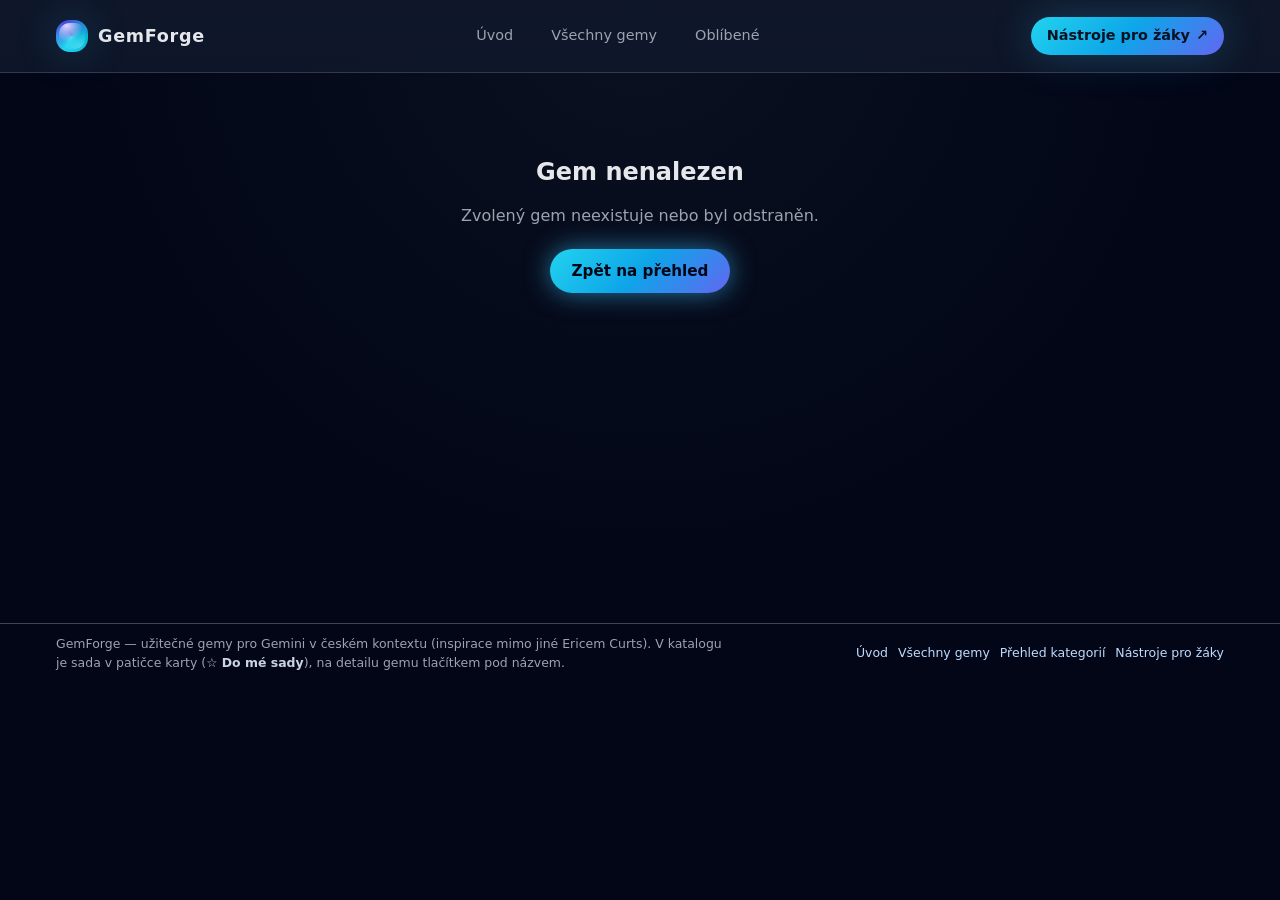
<file: gem.html>
<!DOCTYPE html>
<html lang="cs">
<head>
  <meta charset="UTF-8" />
  <meta name="viewport" content="width=device-width, initial-scale=1" />
  <title>Detail gemu – GemForge</title>
  <link rel="stylesheet" href="styles.css?v=20260611" />
</head>
<body>
  <div class="page">
    <header>
      <div class="inner nav">
        <a href="index.html" class="logo-wrap">
          <div class="logo-gem" aria-hidden="true"></div>
          <div class="logo-text-main">GemForge</div>
        </a>

        <nav class="nav-links" aria-label="Hlavní navigace">
          <a class="nav-link" href="index.html">Úvod</a>
          <a class="nav-link" href="all-gems.html">Všechny gemy</a>
          <a class="nav-link" href="index.html#favorites">Oblíbené</a>
        </nav>

        <a class="nav-cta" href="all-gems.html#student">
          Nástroje pro žáky
          <span>↗</span>
        </a>
      </div>
    </header>

    <main class="gem-detail" id="gem-detail">
      <div class="inner">
        <div class="gem-not-found" id="gem-not-found" style="display:none">
          <h1>Gem nenalezen</h1>
          <p>Zvolený gem neexistuje nebo byl odstraněn.</p>
          <a href="index.html" class="btn-primary">Zpět na přehled</a>
        </div>

        <article class="gem-article" id="gem-article" style="display:none">
          <div class="gems-fallback-notice" id="gem-fallback-notice" style="display:none;margin-bottom:1rem;padding:0.75rem 1rem;background:rgba(255,193,7,0.15);border-radius:8px;color:var(--text);">
            <strong>Zobrazuje se jen ukázka.</strong> Pro plné popisy všech 115 gemů spusťte v této složce v terminálu: <code>python -m http.server 8080</code> a otevřete <a href="http://localhost:8080/all-gems.html" id="gem-fallback-link" style="color:var(--accent);">http://localhost:8080/all-gems.html</a>
          </div>
          <div class="gem-detail-header">
            <span class="gem-detail-emoji" id="gem-emoji"></span>
            <div>
              <h1 class="gem-detail-title" id="gem-title"></h1>
              <p class="gem-detail-subtitle" id="gem-subtitle"></p>
              <div class="gem-detail-meta">
                <span class="tag tag-accent" id="gem-category"></span>
                <a href="#" target="_blank" rel="noopener" class="gem-original-link" id="gem-original-link">
                  Otevřít gem ↗
                </a>
              </div>
            </div>
          </div>

          <div class="gem-detail-set-bar" id="gem-detail-set-bar" hidden>
            <button type="button" class="card-set-toggle gem-detail-set-btn" id="gem-set-toggle" data-favorite-slug="" aria-label="Přidat do mé sady" aria-pressed="false">☆ Do mé sady</button>
            <p class="gem-detail-set-hint">
              Uloží se jen v tomto prohlížeči. Přehled najdete v
              <a href="index.html#favorites" class="home-inline-link">Moje oblíbené</a>.
            </p>
          </div>

          <section class="gem-section">
            <h2>Popis</h2>
            <div class="gem-description-wrap">
              <p class="gem-description" id="gem-description"></p>
              <a href="#" target="_blank" rel="noopener" class="btn-related-gem" id="gem-related-link" style="display:none"></a>
            </div>
          </section>

          <section class="gem-section">
            <h2>Jak použít</h2>
            <ul class="gem-instructions">
              <li>Klikněte na odkaz níže a otevřete gem v Google Gemini.</li>
              <li>Napište „Ahoj“ nebo popište, co potřebujete.</li>
              <li>Pro lepší výsledky zvolte model <strong>Thinking</strong> nebo <strong>Pro</strong> místo Fast.</li>
              <li>Do vlastní sady přidáte gem tlačítkem <strong>☆ Do mé sady</strong> nad popisem (stejně jako v patičce karty v katalogu).</li>
            </ul>
            <a href="#" target="_blank" rel="noopener" class="btn-primary btn-gem-link" id="btn-gem-link">
              Spustit gem v Gemini ↗
            </a>
          </section>

          <section class="gem-section gem-notes-section">
            <h2>Moje poznámky k tomuto gemu</h2>
            <p class="gem-notes-hint">Poznámky se ukládají lokálně v prohlížeči.</p>
            <textarea class="gem-notes-input" id="gem-notes" rows="6" placeholder="Zde můžete ukládat své poznámky, nápady nebo zkušenosti s tímto gemem..."></textarea>
            <button type="button" class="btn-primary" id="save-notes">Uložit poznámky</button>
            <span class="save-status" id="save-status"></span>
          </section>
        </article>
      </div>
    </main>

    <footer>
      <div class="inner footer-inner">
        <div class="footer-lead">
          GemForge — užitečné gemy pro Gemini v českém kontextu (inspirace mimo jiné Ericem Curts).
          V katalogu je sada v patičce karty (<strong>☆ Do mé sady</strong>), na detailu gemu tlačítkem pod názvem.
        </div>
        <div class="footer-links" aria-label="Rychlé odkazy">
          <a href="index.html" class="footer-link">Úvod</a>
          <a href="all-gems.html" class="footer-link">Všechny gemy</a>
          <a href="index.html#browse-catalog" class="footer-link">Přehled kategorií</a>
          <a href="all-gems.html#student" class="footer-link">Nástroje pro žáky</a>
        </div>
      </div>
    </footer>
  </div>

  <!-- gems-inline.js jako fallback, gems-data.js přepíše když je k dispozici -->
  <script src="./gems-inline.js?v=20260611"></script>
  <script src="./gems-data.js?v=20260611"></script>
  <script src="./favorites.js?v=20260611"></script>
  <script>
    (function(){
      if (!window.GEMS_DATA || Object.keys(window.GEMS_DATA).length === 0) {
        window._GEMS_FALLBACK = true;
        window.GEMS_DATA = {"3-step-reflection":{"slug":"3-step-reflection","emoji":"🪞","title":"3-Step Reflection","titleCs":"3-kroková reflexe","shortDescCs":"Strukturovaná reflexe podle Rolfe et al. – Co?, Tak co?, Co dál?","descriptionCs":"Tento Gem vede žáky k hlubší a smysluplné reflexi vlastního učení. Opírá se o model Rolfe et al. a pomocí sokratovského způsobu dotazování pomáhá žákům promýšlet jejich zkušenost krok za krokem – od otázky „Co?“ přes „Tak co?“ až po „Co dál?“. Cílem je překročit stručné či povrchní odpovědi a podpořit skutečné porozumění tomu, co žák dělal, co si z činnosti odnáší a jak může získané poznatky využít v dalším učení. Žák nejprve zadá svůj ročník a popíše aktivitu, projekt nebo zkušenost, kterou chce reflektovat. Gemini potom vede navazující rozhovor, klade doplňující otázky podle hloubky odpovědí a na závěr vytvoří souvislé shrnutí reflexe, které je připravené k odevzdání.","category":"student","categories":["student","newest"],"gemUrl":"https://gemini.google.com/gem/18paOMiUpKKkK7n0P_Xd4pk2gWHfYV7qz?usp=sharing"},"5e-lesson-plan":{"slug":"5e-lesson-plan","emoji":"🖐️","title":"5E Lesson Plan","titleCs":"5E plán hodiny","shortDescCs":"Plán podle modelu 5E.","descriptionCs":"Tento Gem pomáhá učitelům rychle připravit promyšlený plán hodiny podle badatelského modelu 5E. Vychází z cílů výuky, očekávaných výstupů a potřeb konkrétní třídy, takže pomáhá vytvářet výuku, která je aktivní, srozumitelná a přiměřená věku žáků. Učitel zadá ročník, předmět, téma, cíle a délku hodiny, Gemini se doptá na úroveň žáků, dostupné pomůcky a technologie a poté vytvoří strukturovaný plán hodiny rozdělený do fází Zapojení, Zkoumání, Vysvětlení, Rozšíření a Zhodnocení. Součástí výstupu jsou také materiály a konkrétní návrhy aktivit pro jednotlivé části hodiny.","category":"planning","categories":["planning","newest"],"gemUrl":"https://gemini.google.com/gem/16DKeFPD1_wKL4Odd_7ypC2QMsxGbbN5K?usp=sharing"},"unit-plan":{"slug":"unit-plan","emoji":"📋","title":"Unit Plan","titleCs":"Plánovač výukového celku","shortDescCs":"Plán výukového celku podle českého školství.","descriptionCs":"Tento Gem pomáhá rychle vytvořit přehledný a propracovaný plán výukového celku podle požadavků českého školství. Výstup obsahuje vzdělávací cíle, návaznost na očekávané výstupy a školní vzdělávací program, klíčové učivo a slovní zásobu, návrh aktivit i doporučený časový harmonogram, aby měl učitel jasnou mapu celé výuky.","category":"planning","categories":["planning"],"gemUrl":"https://gemini.google.com/gem/1vxBcPRQ0JFsqkBvNhL9J6CrmoBezaWW3?usp=sharing"},"worksheet":{"slug":"worksheet","emoji":"📝","title":"Worksheet","titleCs":"Tvůrce pracovních listů","shortDescCs":"Listy pro českou školu podle cílů, ŠVP a žáků; snadný export do Google Dokumentů.","descriptionCs":"Tento Gem pomáhá učitelům rychle vytvářet přehledné a vysoce přizpůsobené pracovní listy pro české školství – k procvičování, opakování i ověřování znalostí v souladu s cíli výuky, tematickým plánem, ŠVP nebo očekávanými výstupy. Výstup je připravený tak, aby se dal snadno zkopírovat do Google Dokumentů nebo jiného textového editoru. Na začátku společně upřesníte cíl pracovního listu, téma nebo učivo, ročník či úroveň žáků, typy úloh, obtížnost a rozsah. Gemini vás pak provede dalším postupem, položí doplňující otázky a pomůže pracovní list doladit tak, aby odpovídal vašim žákům i stylu výuky.","category":"materials","categories":["materials"],"gemUrl":"https://gemini.google.com/gem/1CQ2aAs1pnxyAwvsUJpxEUio1UEsFkHQC?usp=sharing"},"ai-tutor":{"slug":"ai-tutor","emoji":"🧑‍🏫","title":"AI Tutor","titleCs":"AI tutor","shortDescCs":"Bezpečný AI tutor pro žáky.","descriptionCs":"Bezpečný AI tutor, který žákům vysvětluje látku krok za krokem.","category":"support","categories":["support","student"],"gemUrl":"https://gemini.google.com/gem/1z8TiYhsTYVExTz9wRs8Fh9_JXcFWQdYy?usp=sharing"},"exit-ticket":{"slug":"exit-ticket","emoji":"🎫","title":"Exit Ticket","titleCs":"Výstupní lístek (Exit Ticket)","shortDescCs":"Výstupní lístky pro ověření porozumění na konci hodiny.","descriptionCs":"Tento Gem pomáhá rychle vytvářet kvalitní a cílené výstupní lístky pro ověření porozumění žáků na konci libovolné hodiny. Jako praktický asistent učitele zajišťuje, aby úkoly odpovídaly probíranému učivu, ročníku i očekávaným výstupům a cílům výuky v rámci RVP a ŠVP. Je ideální pro získání rychlé zpětné vazby, odhalení nejasností a lepší plánování další výuky bez zbytečného navyšování příprav.","category":"assessment","categories":["assessment"],"gemUrl":"https://gemini.google.com/gem/1Rk_-JDUGJcLtIVMbAlsAYOxw4jN_otLz?usp=sharing"},"book-matchmaker":{"slug":"book-matchmaker","emoji":"❤️","title":"Book Matchmaker","titleCs":"Doporučovač knih","shortDescCs":"Doporučení knih podle zájmů.","descriptionCs":"Tento Gem pomáhá žákům najít další knihu, která je opravdu zaujme. Nezůstává jen u základních žánrů, ale vychází i z jejich širších zájmů, například oblíbených filmů, videoher nebo koníčků. Doporučuje knihy tak, aby odpovídaly čtenářské úrovni i věku a tématické vyspělosti žáka.","category":"literacy","categories":["literacy","student"],"gemUrl":"https://gemini.google.com/gem/1oCkC2HNKlsEVANNRfTJ0-nA1nT7Nlh-q?usp=sharing"},"3d-ngss-activity":{"slug":"3d-ngss-activity","emoji":"🔬","title":"Přírodovědný architekt","titleCs":"Přírodovědný architekt","shortDescCs":"Materiály do přírodopisu podle českého kurikula.","descriptionCs":"Tento Gem pomáhá učitelům rychle připravovat materiály do přírodopisu a přírodovědných předmětů podle českého kurikula. Z učiva a očekávaných výstupů vytváří použitelné aktivity, otázky, pracovní úkoly i hodnoticí podklady pro výuku.","category":"stem","categories":["stem"],"gemUrl":"https://gemini.google.com/gem/1BVCe32HYtWMpM9_WVzxv1N37zCjbp8Tv?usp=sharing"},"career-explorer":{"slug":"career-explorer","emoji":"💼","title":"Career Explorer","titleCs":"Průzkumník kariéry","shortDescCs":"Objevování povolání.","descriptionCs":"Tento Gem pomáhá žákům objevovat povolání podle zájmů a dovedností.","category":"student","categories":["student"],"gemUrl":"https://gemini.google.com/gem/1qioljtBHnS7iJJV1kuPW4wNHoWdOyy5H?usp=sharing"},"email-to-parents":{"slug":"email-to-parents","emoji":"📧","title":"Email to Parents","titleCs":"Tvůrce e-mailů rodičům a zákonným zástupcům","shortDescCs":"Profesionální e-maily pro českou školu – situace, tón, věcně i lidsky; zpětná vazba i citlivá témata.","descriptionCs":"Tento Gem pomáhá učitelům vytvářet promyšlené a profesionální e-maily rodičům a zákonným zástupcům žáků pro české školní prostředí. Hodí se pro sdělení pozorování z výuky, zpětné vazby, upozornění na problém, průběžné informování o pokroku i pochvalu za úspěch. Nechrlí univerzální školní omáčku, ale nejprve si vyžádá důležité informace o situaci, cíli sdělení, předchozí komunikaci i tónu, který má e-mail mít. Poté připraví text, který je jasný, lidský, profesionální a přiměřený konkrétní situaci. Gem umí pomoci s citlivou komunikací i s pozitivním oceněním a dokáže držet rovnováhu mezi věcností, empatií a srozumitelností. Je vhodný pro učitele, třídní učitele i další pedagogy, kteří chtějí komunikovat s rodiči rozumně, bez zbytečné tvrdosti i bez vatových frází.","category":"professional","categories":["professional"],"gemUrl":"https://gemini.google.com/gem/1Ah5GiBeFJygpRGfv6cjhjiUcmOWGxCsN?usp=sharing"},"2-truths-a-lie-game":{"slug":"2-truths-a-lie-game","emoji":"🫢","title":"2 Truths & a Lie Game","titleCs":"Generátor hry Dvě pravdy a lež","shortDescCs":"Tři výroky (dvě pravdy + jedna lež) k libovolnému tématu – aktivizace, opakování, kritické myšlení.","descriptionCs":"Tento Gem pomáhá učitelům rychle vytvářet vlastní kola hry Dvě pravdy a lež pro libovolné téma, předmět i věkovou skupinu. Generuje tři výroky přiměřené žákům – dva pravdivé a jeden záměrně věrohodný nepravdivý – a je vhodný pro aktivizaci třídy, opakování učiva, odhalování miskoncepcí i rozvoj kritického myšlení.","category":"engagement","categories":["engagement"],"gemUrl":"https://gemini.google.com/gem/1y6x7wCdU3itTJTOpsleCgHirngupwL8M?usp=sharing"},"jeopardy-game":{"slug":"jeopardy-game","emoji":"❓","title":"Jeopardy Game","titleCs":"Kvíz Jeopardy","shortDescCs":"Otázky a kategorie ve stylu Jeopardy.","descriptionCs":"Tento Gem pomáhá rychle vygenerovat kompletní obsah pro opakovací hru ve stylu Jeopardy pro gamifikaci akademického obsahu a maximalizaci zapojení žáků.","category":"engagement","categories":["engagement"],"gemUrl":"https://gemini.google.com/gem/1LtQGj8eILGNMB_4TwzQI4L_68yrcjpx8?usp=sharing"},"notebooklm-cinematic-overview-prompt":{"slug":"notebooklm-cinematic-overview-prompt","emoji":"🎬","title":"NotebookLM Cinematic Overview Prompt Guide","titleCs":"Průvodce prompty pro NotebookLM Cinematic Overview","shortDescCs":"Prompty pro NotebookLM Cinematic Overview – přesné, didaktické, zdrojově ukotvené zadání.","descriptionCs":"Specializovaný Gem pro tvorbu a zpřesňování promptů pro NotebookLM Cinematic Overview. Pomáhá převést nejasné zadání na přesný, didakticky promyšlený a zdrojově ukotvený prompt, který respektuje strukturu výkladu, cílovou skupinu, omezení obsahu i vizuální strategii.","category":"materials","categories":["materials","newest"],"gemUrl":"https://gemini.google.com/gem/1y5_RICNODtOrqlhkca6-rlQU1oQcdLQS?usp=sharing"}};
      }
    })();
  </script>
  <script>
    (function() {
      var params = new URLSearchParams(window.location.search);
      var slug = params.get("slug") || params.get("id") || "";
      var hash = window.location.hash ? window.location.hash.slice(1) : "";
      slug = slug || hash;

      var notFoundEl = document.getElementById("gem-not-found");
      var articleEl = document.getElementById("gem-article");

      var gem = window.GEMS_DATA && slug ? window.GEMS_DATA[slug] : null;

      if (!gem) {
        notFoundEl.style.display = "block";
        articleEl.style.display = "none";
        return;
      }

      notFoundEl.style.display = "none";
      articleEl.style.display = "block";

      if (window._GEMS_FALLBACK) {
        var notice = document.getElementById("gem-fallback-notice");
        if (notice) notice.style.display = "block";
      }

      document.title = gem.titleCs + " – GemForge";

      document.getElementById("gem-emoji").textContent = gem.emoji;
      var setBar = document.getElementById("gem-detail-set-bar");
      var favBtn = document.getElementById("gem-set-toggle");
      if (setBar) setBar.hidden = false;
      if (favBtn) {
        favBtn.setAttribute("data-favorite-slug", gem.slug);
        if (window.GemFavorites && window.GemFavorites.syncButtons) {
          window.GemFavorites.syncButtons(gem.slug);
        }
      }
      document.addEventListener("gemforge-favorites-change", function () {
        if (window.GemFavorites && window.GemFavorites.syncButtons && gem.slug) {
          window.GemFavorites.syncButtons(gem.slug);
        }
      });
      document.getElementById("gem-title").textContent = gem.titleCs;
      document.getElementById("gem-subtitle").textContent = gem.title;
      document.getElementById("gem-description").textContent = gem.descriptionCs || gem.shortDescCs || "Popis není k dispozici. Pro detail použijte odkaz níže.";

      var relatedLink = document.getElementById("gem-related-link");
      if (gem.relatedGemUrl && gem.relatedGemLabel) {
        relatedLink.href = gem.relatedGemUrl;
        relatedLink.textContent = gem.relatedGemLabel;
        relatedLink.style.display = "inline-block";
      } else {
        relatedLink.style.display = "none";
      }

      var categoryLabels = {
        planning: "Plánování výuky",
        materials: "Materiály",
        engagement: "Zapojení žáků",
        support: "Podpora žáků",
        assessment: "Hodnocení",
        literacy: "Čtenářství a jazyk",
        stem: "Matematika a věda",
        student: "Pro žáky",
        professional: "Profesní úkoly",
        newest: "Nový"
      };
      document.getElementById("gem-category").textContent = categoryLabels[gem.category] || gem.category;

      var gemUrl = gem.gemUrl || "#";
      document.getElementById("gem-original-link").href = gemUrl;
      document.getElementById("btn-gem-link").href = gemUrl;

      var notesKey = "gems-notes-" + slug;
      var notesEl = document.getElementById("gem-notes");
      var saveBtn = document.getElementById("save-notes");
      var statusEl = document.getElementById("save-status");

      try {
        var saved = localStorage.getItem(notesKey);
        if (saved) notesEl.value = saved;
      } catch (e) {}

      saveBtn.addEventListener("click", function() {
        try {
          localStorage.setItem(notesKey, notesEl.value);
          statusEl.textContent = "Uloženo";
          statusEl.className = "save-status saved";
          setTimeout(function() {
            statusEl.textContent = "";
            statusEl.className = "save-status";
          }, 2000);
        } catch (e) {
          statusEl.textContent = "Nepodařilo se uložit";
          statusEl.className = "save-status error";
        }
      });
    })();
  </script>
</body>
</html>
</file>
<file: styles.css>
:root {
  --bg: #050816;
  --bg-soft: #0b1020;
  --bg-elevated: #111827;
  --accent: #38bdf8;
  --accent-soft: rgba(56, 189, 248, 0.15);
  --accent-strong: #0ea5e9;
  --accent-gradient: linear-gradient(135deg, #22d3ee, #0ea5e9, #6366f1);
  --text-main: #e5e7eb;
  --text-muted: #9ca3af;
  --border-subtle: rgba(148, 163, 184, 0.25);
  --card-radius: 18px;
  --shadow-soft: 0 18px 45px rgba(15, 23, 42, 0.7);
  --shadow-glow: 0 0 40px rgba(56, 189, 248, 0.25);
  --nav-height: 72px;
}

* {
  box-sizing: border-box;
  margin: 0;
  padding: 0;
}

html {
  scroll-behavior: smooth;
  scroll-padding-top: 90px;
}

section[id] {
  scroll-margin-top: 90px;
}

body {
  font-family: system-ui, -apple-system, BlinkMacSystemFont, "Segoe UI", sans-serif;
  background: radial-gradient(circle at top, #0b1120 0, #020617 52%, #020617 100%);
  color: var(--text-main);
  line-height: 1.6;
  -webkit-font-smoothing: antialiased;
  overflow-x: hidden;
  min-height: 100vh;
}

a {
  color: inherit;
  text-decoration: none;
}

img {
  max-width: 100%;
  display: block;
}

.page {
  min-height: 100vh;
  color: var(--text-main);
}

.inner {
  width: min(1200px, 100% - 32px);
  margin: 0 auto;
  padding: 0 16px;
}

header {
  position: sticky;
  top: 0;
  z-index: 40;
  backdrop-filter: blur(18px);
  -webkit-backdrop-filter: blur(18px);
  background: linear-gradient(
    to bottom,
    rgba(15, 23, 42, 0.98),
    rgba(15, 23, 42, 0.95),
    rgba(15, 23, 42, 0.9)
  );
  border-bottom: 1px solid rgba(148, 163, 184, 0.25);
}

.nav {
  height: var(--nav-height);
  display: flex;
  align-items: center;
  justify-content: space-between;
  gap: 24px;
}

.logo-wrap {
  display: flex;
  align-items: center;
  gap: 10px;
}

.logo-gem {
  width: 32px;
  height: 32px;
  border-radius: 14px;
  background-image: conic-gradient(from 210deg, #22d3ee, #4f46e5, #06b6d4, #22d3ee);
  display: flex;
  align-items: center;
  justify-content: center;
  box-shadow: var(--shadow-glow);
  position: relative;
  overflow: hidden;
}

.logo-gem::after {
  content: "";
  position: absolute;
  inset: 3px;
  border-radius: 10px;
  background: radial-gradient(circle at 30% 10%, rgba(248, 250, 252, 0.9), transparent 55%),
    radial-gradient(circle at 80% 90%, rgba(96, 165, 250, 0.6), transparent 55%);
  mix-blend-mode: screen;
  opacity: 0.9;
}

.logo-text-main {
  font-weight: 650;
  letter-spacing: 0.04em;
  font-size: 1.1rem;
}

.logo-text-sub {
  font-size: 0.8rem;
  color: var(--text-muted);
}

.nav-links {
  display: flex;
  gap: 18px;
  font-size: 0.9rem;
  color: var(--text-muted);
}

.nav-link {
  position: relative;
  padding: 6px 10px;
  border-radius: 999px;
  transition: color 0.15s ease, background 0.15s ease;
  cursor: pointer;
}

.nav-link::after {
  content: "";
  position: absolute;
  inset: 0;
  background: radial-gradient(circle at top, rgba(56, 189, 248, 0.3), transparent 55%);
  opacity: 0;
  z-index: -1;
  transition: opacity 0.15s ease;
}

.nav-link:hover {
  color: #e0f2fe;
  background: rgba(15, 23, 42, 0.8);
}

.nav-link.active {
  color: #e0f2fe;
  background: rgba(56, 189, 248, 0.2);
}

.nav-link:hover::after {
  opacity: 1;
}

.nav-cta,
a.nav-cta {
  padding: 7px 16px;
  border-radius: 999px;
  background: var(--accent-gradient);
  color: #0b1120 !important;
  font-weight: 600;
  border: none;
  cursor: pointer;
  display: inline-flex;
  align-items: center;
  gap: 6px;
  font-size: 0.9rem;
  box-shadow: var(--shadow-glow);
  transition: transform 0.1s ease, box-shadow 0.15s ease, filter 0.15s ease;
  text-decoration: none;
}

.nav-cta:hover,
a.nav-cta:hover {
  transform: translateY(-1px);
  filter: brightness(1.05);
  box-shadow: 0 0 40px rgba(59, 130, 246, 0.45);
  color: #0b1120 !important;
}

.nav-cta:active {
  transform: translateY(0);
  box-shadow: var(--shadow-soft);
}

.hero {
  padding: 32px 0 40px;
  position: relative;
  overflow: hidden;
}

.hero-compact {
  padding: 16px 0 20px;
}

.hero-compact .hero-title {
  font-size: 1.5rem;
  margin-bottom: 6px;
}

.hero-compact .hero-subtitle {
  font-size: 0.9rem;
}

.hero-bg-orbit {
  position: absolute;
  inset: 0;
  background:
    radial-gradient(circle at -10% 0%, rgba(59, 130, 246, 0.18), transparent 60%),
    radial-gradient(circle at 110% 0%, rgba(236, 72, 153, 0.18), transparent 55%),
    radial-gradient(circle at 50% 110%, rgba(45, 212, 191, 0.15), transparent 55%);
  pointer-events: none;
  opacity: 0.9;
}

.hero-content {
  position: relative;
  display: grid;
  grid-template-columns: minmax(0, 3fr) minmax(0, 2.4fr);
  gap: 40px;
  align-items: center;
}

@media (max-width: 820px) {
  .hero-content {
    grid-template-columns: minmax(0, 1fr);
  }
}

.hero-eyebrow {
  display: inline-flex;
  align-items: center;
  gap: 8px;
  padding: 4px 10px;
  border-radius: 999px;
  border: 1px solid rgba(148, 163, 184, 0.4);
  background: radial-gradient(circle at top left, rgba(56, 189, 248, 0.28), transparent 60%);
  color: #e0f2fe;
  font-size: 0.75rem;
  margin-bottom: 14px;
}

.hero-eyebrow-dot {
  width: 6px;
  height: 6px;
  border-radius: 999px;
  background: #22d3ee;
  box-shadow: 0 0 12px rgba(56, 189, 248, 0.85);
}

.hero-title {
  font-size: clamp(2.4rem, 3.4vw, 3rem);
  letter-spacing: -0.04em;
  margin-bottom: 8px;
}

.hero-title span.highlight {
  background: var(--accent-gradient);
  -webkit-background-clip: text;
  color: transparent;
}

.hero-tagline {
  font-size: 0.9rem;
  color: var(--text-muted);
  margin-bottom: 12px;
}

.hero-subtitle {
  font-size: 1.02rem;
  color: var(--text-muted);
  max-width: 40rem;
  margin-bottom: 20px;
}

.hero-badges {
  display: flex;
  flex-wrap: wrap;
  gap: 10px;
  margin-bottom: 24px;
}

.pill {
  padding: 5px 12px;
  border-radius: 999px;
  font-size: 0.78rem;
  border: 1px solid rgba(148, 163, 184, 0.4);
  color: #e5e7eb;
  background: radial-gradient(circle at top, rgba(148, 163, 184, 0.26), transparent 55%);
}

.pill-accent {
  border-color: rgba(56, 189, 248, 0.8);
  background: rgba(8, 47, 73, 0.8);
  color: #e0f2fe;
}

.hero-count-pill {
  border-color: rgba(56, 189, 248, 0.95);
  background: linear-gradient(135deg, rgba(56, 189, 248, 0.34), rgba(59, 130, 246, 0.24));
  color: #e0f2fe;
  box-shadow:
    0 0 0 1px rgba(56, 189, 248, 0.28) inset,
    0 0 20px rgba(56, 189, 248, 0.35),
    0 0 36px rgba(59, 130, 246, 0.24);
  animation: heroCountPillPulse 2.9s ease-in-out infinite;
}

.hero-count-pill #hero-gems-count {
  color: #67e8f9;
  font-weight: 800;
  font-size: 1.02em;
  text-shadow: 0 0 14px rgba(103, 232, 249, 0.55);
}

@keyframes heroCountPillPulse {
  0%,
  100% {
    box-shadow:
      0 0 0 1px rgba(56, 189, 248, 0.24) inset,
      0 0 16px rgba(56, 189, 248, 0.28),
      0 0 30px rgba(59, 130, 246, 0.2);
    transform: translateY(0) scale(1);
  }
  50% {
    box-shadow:
      0 0 0 1px rgba(56, 189, 248, 0.36) inset,
      0 0 26px rgba(56, 189, 248, 0.46),
      0 0 44px rgba(59, 130, 246, 0.32);
    transform: translateY(-1px) scale(1.015);
  }
}

.hero-actions {
  display: flex;
  flex-wrap: wrap;
  gap: 12px;
  align-items: center;
  margin-bottom: 12px;
}

.btn-primary,
a.btn-primary {
  padding: 10px 22px;
  border-radius: 999px;
  text-decoration: none;
  display: inline-flex;
  border: none;
  background: var(--accent-gradient);
  color: #020617;
  font-weight: 600;
  cursor: pointer;
  font-size: 0.95rem;
  align-items: center;
  gap: 8px;
  box-shadow: 0 0 26px rgba(56, 189, 248, 0.6);
  transition: transform 0.12s ease, box-shadow 0.12s ease, filter 0.12s ease;
}

.btn-primary:hover {
  transform: translateY(-1px) scale(1.01);
  filter: brightness(1.07);
  box-shadow: 0 0 40px rgba(56, 189, 248, 0.9);
}

.btn-primary:active {
  transform: translateY(0) scale(0.99);
  box-shadow: 0 0 16px rgba(56, 189, 248, 0.6);
}

.btn-ghost,
a.btn-ghost {
  padding: 9px 18px;
  border-radius: 999px;
  text-decoration: none;
  display: inline-flex;
  border: 1px solid rgba(148, 163, 184, 0.6);
  background: rgba(15, 23, 42, 0.8);
  color: var(--text-main);
  font-size: 0.9rem;
  align-items: center;
  gap: 8px;
  cursor: pointer;
  transition: border-color 0.12s ease, background 0.12s ease, color 0.12s ease, transform 0.12s ease;
}

.btn-ghost:hover {
  border-color: rgba(96, 165, 250, 0.9);
  background: rgba(15, 23, 42, 1);
  transform: translateY(-1px);
  color: #e0f2fe;
}

.hero-meta {
  font-size: 0.8rem;
  color: var(--text-muted);
}

.hero-meta strong {
  color: #e5e7eb;
  font-weight: 500;
}

.hero-panel {
  position: relative;
  padding: 18px;
  border-radius: 24px;
  background: radial-gradient(circle at top, rgba(15, 23, 42, 0.96), rgba(15, 23, 42, 0.98));
  border: 1px solid rgba(148, 163, 184, 0.3);
  box-shadow: var(--shadow-soft);
  overflow: hidden;
}

.hero-panel::before {
  content: "";
  position: absolute;
  inset: -40%;
  background:
    radial-gradient(circle at 0% 0%, rgba(56, 189, 248, 0.3), transparent 55%),
    radial-gradient(circle at 100% 0%, rgba(250, 204, 21, 0.25), transparent 60%),
    radial-gradient(circle at 50% 100%, rgba(96, 165, 250, 0.3), transparent 60%);
  opacity: 0.18;
  pointer-events: none;
}

.hero-panel-inner {
  position: relative;
  z-index: 1;
}

.hero-panel--visual {
  padding: 12px;
  position: relative;
}

.hero-panel--visual::before {
  content: "";
  position: absolute;
  inset: 10px;
  border-radius: 22px;
  border: 1px solid rgba(56, 189, 248, 0.22);
  box-shadow:
    0 0 18px rgba(56, 189, 248, 0.28),
    0 0 34px rgba(56, 189, 248, 0.2),
    0 0 58px rgba(56, 189, 248, 0.16);
  pointer-events: none;
  z-index: 0;
  animation: heroImageAuraPulse 2.3s ease-in-out infinite;
}

.hero-panel--visual::after {
  content: "";
  position: absolute;
  left: 10%;
  right: 10%;
  bottom: 4px;
  height: 30px;
  border-radius: 999px;
  background: radial-gradient(circle, rgba(56, 189, 248, 0.95) 0%, rgba(56, 189, 248, 0.46) 44%, rgba(56, 189, 248, 0) 100%);
  filter: blur(12px);
  pointer-events: none;
  z-index: 0;
  animation: heroImageGlowPulse 2.3s ease-in-out infinite;
}

.hero-forge-visual {
  margin: 0;
  border-radius: 18px;
  overflow: hidden;
  line-height: 0;
  position: relative;
  z-index: 1;
}

.hero-forge-visual img {
  width: 100%;
  height: auto;
  display: block;
}

@keyframes heroImageGlowPulse {
  0%,
  100% {
    opacity: 0.56;
    transform: scaleX(0.9);
  }
  50% {
    opacity: 1;
    transform: scaleX(1.12);
  }
}

@keyframes heroImageAuraPulse {
  0%,
  100% {
    opacity: 0.58;
    transform: scale(0.992);
  }
  50% {
    opacity: 0.96;
    transform: scale(1.01);
  }
}

.hero-panel-header {
  display: flex;
  align-items: center;
  justify-content: space-between;
  margin-bottom: 10px;
  font-size: 0.8rem;
  color: var(--text-muted);
}

.status-pill {
  display: inline-flex;
  align-items: center;
  gap: 6px;
  padding: 4px 10px;
  border-radius: 999px;
  background: rgba(15, 118, 110, 0.35);
  color: #a5f3fc;
  border: 1px solid rgba(45, 212, 191, 0.5);
  font-size: 0.75rem;
}

.status-dot {
  width: 6px;
  height: 6px;
  border-radius: 999px;
  background: #22c55e;
  box-shadow: 0 0 10px rgba(34, 197, 94, 0.9);
}

.gem-carousel {
  position: relative;
  margin-top: 6px;
}

.gem-card {
  padding: 12px 13px;
  border-radius: 16px;
  background: rgba(15, 23, 42, 0.92);
  border: 1px solid rgba(148, 163, 184, 0.4);
  margin-bottom: 10px;
  display: grid;
  grid-template-columns: auto 1fr;
  gap: 10px;
  align-items: center;
  cursor: pointer;
  transition: transform 0.16s ease, box-shadow 0.16s ease, border-color 0.16s ease, background 0.16s ease;
}

.gem-card:hover {
  transform: translateY(-2px) scale(1.01);
  border-color: rgba(56, 189, 248, 0.9);
  box-shadow: 0 0 26px rgba(56, 189, 248, 0.5);
  background: rgba(15, 23, 42, 1);
}

.gem-emoji {
  width: 34px;
  height: 34px;
  border-radius: 12px;
  background: radial-gradient(circle at top, rgba(56, 189, 248, 0.25), transparent 60%);
  display: flex;
  align-items: center;
  justify-content: center;
  font-size: 18px;
  border: 1px solid rgba(148, 163, 184, 0.5);
}

.gem-meta-title {
  font-size: 0.92rem;
  font-weight: 600;
}

.gem-meta-sub {
  font-size: 0.78rem;
  color: var(--text-muted);
}

.gem-footer {
  display: flex;
  justify-content: space-between;
  align-items: center;
  margin-top: 4px;
  font-size: 0.72rem;
  color: var(--text-muted);
}

.badge-small {
  padding: 3px 8px;
  border-radius: 999px;
  border: 1px solid rgba(148, 163, 184, 0.45);
}

.badge-small-accent {
  border-color: rgba(56, 189, 248, 0.8);
  color: #e0f2fe;
  background: rgba(8, 47, 73, 0.75);
}

.gem-controls {
  display: flex;
  gap: 6px;
  margin-top: 4px;
  justify-content: flex-end;
}

.cycle-btn {
  width: 26px;
  height: 26px;
  border-radius: 999px;
  border: 1px solid rgba(148, 163, 184, 0.55);
  background: rgba(15, 23, 42, 0.9);
  color: var(--text-muted);
  font-size: 13px;
  display: flex;
  align-items: center;
  justify-content: center;
  cursor: pointer;
  transition: border-color 0.12s ease, background 0.12s ease, transform 0.12s ease;
}

.cycle-btn:hover {
  border-color: rgba(56, 189, 248, 0.9);
  background: rgba(15, 23, 42, 1);
  transform: translateY(-1px);
}

.cycle-indicator {
  font-size: 0.7rem;
  color: var(--text-muted);
}

.hero-tip {
  margin-top: 10px;
  font-size: 0.78rem;
  color: var(--text-muted);
}

section {
  padding: 16px 0 22px;
}

.section-header {
  margin-bottom: 14px;
  display: flex;
  flex-wrap: wrap;
  justify-content: space-between;
  align-items: baseline;
  gap: 12px;
}

.section-title {
  font-size: 1.35rem;
  display: flex;
  align-items: center;
  gap: 10px;
  letter-spacing: -0.02em;
}

.section-title span.icon {
  width: 26px;
  height: 26px;
  border-radius: 999px;
  background: var(--accent-soft);
  display: flex;
  align-items: center;
  justify-content: center;
  font-size: 14px;
}

.section-subtitle {
  font-size: 0.85rem;
  color: var(--text-muted);
  max-width: 480px;
}

.categories-bar {
  display: flex;
  overflow-x: auto;
  gap: 8px;
  padding-bottom: 8px;
  margin-bottom: 6px;
  scrollbar-width: thin;
  -webkit-overflow-scrolling: touch;
}

.categories-bar::-webkit-scrollbar {
  height: 4px;
}
.categories-bar::-webkit-scrollbar-thumb {
  background: rgba(148, 163, 184, 0.7);
  border-radius: 999px;
}

.chip {
  flex-shrink: 0;
  padding: 5px 12px;
  border-radius: 999px;
  border: 1px solid rgba(148, 163, 184, 0.5);
  font-size: 0.82rem;
  color: var(--text-muted);
  cursor: pointer;
  background: rgba(15, 23, 42, 0.9);
  transition: background 0.14s ease, border-color 0.14s ease, color 0.14s ease, transform 0.12s ease;
}

.chip:hover {
  border-color: rgba(96, 165, 250, 0.9);
  color: #e0f2fe;
  transform: translateY(-1px);
}

.chip.active {
  border-color: rgba(56, 189, 248, 0.9);
  background: rgba(8, 47, 73, 0.95);
  color: #e0f2fe;
}

.gems-fallback-notice {
  padding: 12px 16px;
  margin-bottom: 16px;
  border-radius: 12px;
  background: rgba(56, 189, 248, 0.12);
  border: 1px solid rgba(56, 189, 248, 0.4);
  color: #e0f2fe;
  font-size: 0.9rem;
}

.gems-fallback-notice code {
  padding: 2px 6px;
  border-radius: 6px;
  background: rgba(15, 23, 42, 0.8);
  font-size: 0.85em;
}

.gems-fallback-notice a {
  color: #7dd3fc;
  text-decoration: underline;
}

.all-gems-section .cards-grid {
  padding-top: 8px;
  min-height: 300px;
}

.all-gems-section .card-shell {
  min-width: 0;
}

.catalog-set-hint {
  margin: 0 0 14px;
  padding: 10px 12px;
  font-size: 0.85rem;
  color: var(--text-muted);
  border-radius: 10px;
  border: 1px solid rgba(148, 163, 184, 0.28);
  background: rgba(15, 23, 42, 0.55);
}

.cards-grid {
  display: grid;
  grid-template-columns: repeat(auto-fit, minmax(230px, 1fr));
  gap: 14px;
}

.card-shell {
  display: flex;
  flex-direction: column;
  height: 100%;
  border-radius: var(--card-radius);
  border: 1px solid var(--border-subtle);
  background: radial-gradient(circle at top left, rgba(148, 163, 184, 0.13), transparent 55%),
    rgba(15, 23, 42, 0.94);
  box-shadow: 0 18px 40px rgba(15, 23, 42, 0.8);
  overflow: hidden;
  transition: transform 0.16s ease, box-shadow 0.16s ease, border-color 0.16s ease;
}

.card-shell:hover {
  border-color: rgba(59, 130, 246, 0.9);
  box-shadow: 0 20px 50px rgba(37, 99, 235, 0.6);
  transform: translateY(-4px);
}

.card-shell .card-body-link {
  flex: 1;
  display: block;
  padding: 12px 13px 8px;
  border: none;
  border-radius: 0;
  background: transparent;
  box-shadow: none;
  cursor: pointer;
  text-decoration: none;
  color: inherit;
}

.card-shell .card-body-link:hover {
  transform: none;
  box-shadow: none;
  border-color: transparent;
}

.card-shell .card-footer {
  padding: 0 13px 11px;
  gap: 6px 8px;
  flex-wrap: wrap;
  align-items: center;
  justify-content: flex-start;
}

.card-shell .card-footer > span {
  flex: 0 0 auto;
}

.card-shell .card-footer .card-set-toggle {
  flex: 1 1 auto;
  min-width: 7.5rem;
  text-align: left;
}

.card-shell .card-footer .card-link {
  flex: 0 0 auto;
  margin-left: auto;
}

.card-set-toggle {
  font-size: 0.72rem;
  padding: 2px 0;
  margin: 0;
  border: none;
  background: transparent;
  color: rgba(148, 163, 184, 0.95);
  cursor: pointer;
  font-family: inherit;
  white-space: nowrap;
  transition: color 0.15s ease;
}

.card-set-toggle:hover {
  color: #fde68a;
}

.card-set-toggle.is-active {
  color: #fbbf24;
  font-weight: 600;
}

.gem-detail-meta .card-set-toggle {
  font-size: 0.82rem;
  padding: 4px 10px;
  border-radius: 999px;
  border: 1px solid rgba(148, 163, 184, 0.35);
  background: rgba(15, 23, 42, 0.6);
}

.gem-detail-meta .card-set-toggle.is-active {
  border-color: rgba(251, 191, 36, 0.65);
  background: rgba(120, 53, 15, 0.25);
}

.home-favorites {
  padding: 28px 0 8px;
}

.home-favorites-empty {
  margin: 0;
  padding: 1.25rem 1rem;
  text-align: center;
  font-size: 0.9rem;
  color: var(--text-muted);
  border-radius: var(--card-radius);
  border: 1px dashed rgba(148, 163, 184, 0.35);
  background: rgba(15, 23, 42, 0.5);
}

.card {
  position: relative;
  border-radius: var(--card-radius);
  border: 1px solid var(--border-subtle);
  background: radial-gradient(circle at top left, rgba(148, 163, 184, 0.13), transparent 55%),
    rgba(15, 23, 42, 0.94);
  padding: 12px 13px 11px;
  box-shadow: 0 18px 40px rgba(15, 23, 42, 0.8);
  cursor: pointer;
  overflow: hidden;
  transition: transform 0.16s ease, box-shadow 0.16s ease, border-color 0.16s ease, background 0.16s ease, translate 0.16s ease;
}

.card:hover {
  border-color: rgba(59, 130, 246, 0.9);
  box-shadow: 0 20px 50px rgba(37, 99, 235, 0.6);
  transform: translateY(-4px);
}

.card-header {
  display: flex;
  align-items: center;
  gap: 9px;
  margin-bottom: 4px;
}

.card-icon {
  width: 28px;
  height: 28px;
  border-radius: 11px;
  background: radial-gradient(circle at top, rgba(56, 189, 248, 0.28), transparent 60%);
  display: flex;
  align-items: center;
  justify-content: center;
  font-size: 17px;
}

.card-title {
  font-size: 0.96rem;
  font-weight: 600;
}

.card-content {
  font-size: 0.8rem;
  color: var(--text-muted);
  margin-bottom: 4px;
}

.card-tags {
  display: flex;
  flex-wrap: wrap;
  gap: 4px;
  margin-bottom: 6px;
}

.tag {
  font-size: 0.72rem;
  padding: 2px 7px;
  border-radius: 999px;
  border: 1px solid rgba(148, 163, 184, 0.45);
  color: var(--text-muted);
  background: rgba(15, 23, 42, 0.7);
}

.tag-accent {
  border-color: rgba(56, 189, 248, 0.8);
  color: #e0f2fe;
}

.card-footer {
  display: flex;
  justify-content: space-between;
  align-items: center;
  font-size: 0.75rem;
  color: var(--text-muted);
}

.card-link {
  font-size: 0.75rem;
  color: #bfdbfe;
  display: inline-flex;
  align-items: center;
  gap: 3px;
}

.card-link span {
  transition: transform 0.15s ease;
}

.card:hover .card-link span {
  transform: translateX(3px);
}

.accordion {
  margin-top: 6px;
  border-radius: 12px;
  border: 1px solid rgba(148, 163, 184, 0.3);
  background: rgba(15, 23, 42, 0.9);
  overflow: hidden;
}

.accordion-header {
  display: flex;
  justify-content: space-between;
  align-items: center;
  padding: 8px 10px;
  font-size: 0.8rem;
  cursor: pointer;
}

.accordion-chevron {
  transition: transform 0.16s ease;
  font-size: 0.9rem;
  color: var(--text-muted);
}

.accordion.open .accordion-chevron {
  transform: rotate(90deg);
}

.accordion-body {
  max-height: 0;
  overflow: hidden;
  transition: max-height 0.22s ease;
  border-top: 1px solid rgba(30, 64, 175, 0.6);
}

.accordion-body-inner {
  padding: 8px 10px 10px;
  font-size: 0.78rem;
  color: var(--text-muted);
}

.inline-chips {
  display: flex;
  flex-wrap: wrap;
  gap: 4px;
  margin-top: 4px;
}

footer {
  border-top: 1px solid rgba(148, 163, 184, 0.4);
  margin-top: 10px;
  padding: 10px 0 16px;
  font-size: 0.78rem;
  color: var(--text-muted);
}

.footer-inner {
  display: flex;
  flex-wrap: wrap;
  align-items: center;
  justify-content: space-between;
  gap: 10px;
}

.footer-links {
  display: flex;
  flex-wrap: wrap;
  gap: 10px;
}

.footer-link {
  color: #bfdbfe;
  cursor: pointer;
}

.footer-link:hover {
  text-decoration: underline;
}

@media (max-width: 620px) {
  header {
    backdrop-filter: blur(14px);
  }
  .nav {
    gap: 12px;
  }
  .nav-links {
    display: none;
  }
  .hero {
    padding-top: 24px;
  }
  section {
    padding-top: 14px;
    padding-bottom: 18px;
  }
}

/* ===== Gem Detail Page ===== */

.gem-detail {
  padding: 32px 0 48px;
  min-height: 60vh;
}

.gem-detail-header {
  display: flex;
  flex-wrap: wrap;
  gap: 18px;
  align-items: flex-start;
  margin-bottom: 28px;
}

.gem-detail-meta {
  display: flex;
  flex-wrap: wrap;
  align-items: center;
  gap: 10px;
}

.gem-detail-set-bar {
  display: flex;
  flex-wrap: wrap;
  align-items: center;
  gap: 12px 16px;
  margin: -8px 0 24px;
  padding: 12px 14px;
  border-radius: var(--card-radius);
  border: 1px solid rgba(148, 163, 184, 0.35);
  background: rgba(15, 23, 42, 0.65);
}

.gem-detail-set-bar[hidden] {
  display: none !important;
}

.gem-detail-set-btn {
  font-size: 0.9rem;
  padding: 8px 14px;
  border-radius: 999px;
  border: 1px solid rgba(148, 163, 184, 0.45);
  background: rgba(15, 23, 42, 0.85);
}

.gem-detail-set-btn:hover {
  border-color: rgba(251, 191, 36, 0.55);
}

.gem-detail-set-btn.is-active {
  border-color: rgba(251, 191, 36, 0.75);
  background: rgba(120, 53, 15, 0.35);
}

.gem-detail-set-hint {
  margin: 0;
  flex: 1 1 12rem;
  font-size: 0.82rem;
  color: var(--text-muted);
  line-height: 1.45;
}

.gem-detail-header .gem-detail-emoji {
  flex-shrink: 0;
}

.gem-detail-title {
  font-size: clamp(1.8rem, 2.5vw, 2.2rem);
  letter-spacing: -0.03em;
  margin-bottom: 8px;
}

.gem-detail-subtitle {
  font-size: 1rem;
  color: var(--text-muted);
}

.gem-detail-emoji {
  font-size: 4rem;
  line-height: 1;
  margin: 0;
  display: block;
}

.gem-section {
  margin-bottom: 24px;
  padding: 18px;
  border-radius: var(--card-radius);
  background: radial-gradient(circle at top left, rgba(148, 163, 184, 0.1), transparent 55%),
    rgba(15, 23, 42, 0.9);
  border: 1px solid var(--border-subtle);
}

.gem-section:last-child {
  margin-bottom: 0;
}

.gem-description-wrap {
  display: flex;
  flex-direction: column;
  gap: 1rem;
}

.gem-description {
  font-size: 0.95rem;
  color: var(--text-main);
  line-height: 1.65;
  white-space: pre-wrap;
}

.btn-related-gem {
  align-self: flex-start;
  padding: 9px 18px;
  border-radius: 999px;
  text-decoration: none;
  display: inline-flex;
  align-items: center;
  gap: 6px;
  border: 1px solid rgba(56, 189, 248, 0.6);
  background: rgba(56, 189, 248, 0.12);
  color: var(--accent);
  font-size: 0.9rem;
  font-weight: 500;
  transition: border-color 0.12s ease, background 0.12s ease, transform 0.12s ease;
}

.btn-related-gem:hover {
  border-color: rgba(56, 189, 248, 0.9);
  background: rgba(56, 189, 248, 0.2);
  transform: translateY(-1px);
}

.gem-instructions {
  font-size: 0.9rem;
  color: var(--text-main);
  line-height: 1.6;
  margin: 0 0 16px 0;
  padding-left: 1.25rem;
}

.gem-instructions li {
  margin-bottom: 8px;
}

.gem-notes-section {
  margin-top: 20px;
}

.gem-notes-input {
  width: 100%;
  min-height: 100px;
  padding: 12px 14px;
  border-radius: 12px;
  border: 1px solid var(--border-subtle);
  background: rgba(15, 23, 42, 0.8);
  color: var(--text-main);
  font-size: 0.9rem;
  font-family: inherit;
  resize: vertical;
  transition: border-color 0.15s ease;
}

.gem-notes-input:focus {
  outline: none;
  border-color: rgba(56, 189, 248, 0.7);
}

.gem-notes-input::placeholder {
  color: var(--text-muted);
}

.gem-notes-hint {
  font-size: 0.78rem;
  color: var(--text-muted);
  margin-top: 6px;
}

.gem-original-link {
  display: inline-flex;
  align-items: center;
  gap: 6px;
  font-size: 0.9rem;
  color: #bfdbfe;
  margin-top: 12px;
}

.gem-original-link:hover {
  color: var(--accent);
}

.btn-gem-link {
  display: inline-flex;
  align-items: center;
  gap: 8px;
  padding: 8px 16px;
  border-radius: 999px;
  background: var(--accent-soft);
  border: 1px solid rgba(56, 189, 248, 0.5);
  color: #e0f2fe;
  font-size: 0.9rem;
  font-weight: 500;
  cursor: pointer;
  transition: background 0.15s ease, border-color 0.15s ease, transform 0.12s ease;
}

.btn-gem-link:hover {
  background: rgba(56, 189, 248, 0.25);
  border-color: rgba(56, 189, 248, 0.8);
  transform: translateY(-1px);
}

.save-status {
  font-size: 0.8rem;
  color: var(--text-muted);
  margin-top: 8px;
}

.save-status.saved {
  color: #22c55e;
}

.save-status.error {
  color: #f87171;
}

.gem-not-found {
  text-align: center;
  padding: 48px 24px;
}

.gem-not-found h1,
.gem-not-found h2 {
  font-size: 1.5rem;
  margin-bottom: 12px;
}

.gem-not-found p {
  color: var(--text-muted);
  margin-bottom: 20px;
}

/* Card as link - cursor pointer and no underline */
a.card {
  display: block;
  cursor: pointer;
  text-decoration: none;
  color: inherit;
}

a.card:hover {
  text-decoration: none;
  color: inherit;
}

/* Gem card in carousel as link */
a.gem-card {
  display: grid;
  text-decoration: none;
  color: inherit;
}

a.gem-card:hover {
  color: inherit;
}

/* ===== Homepage — pouze oblast pod hero (GemForge úvod) =====
   Nemění .hero, header ani globální tokeny použité v horní části. */

.home-below-hero {
  position: relative;
}

.home-below-hero::before {
  content: "";
  display: block;
  height: 1px;
  margin: 0 auto;
  width: min(1200px, 100% - 32px);
  background: linear-gradient(
    90deg,
    transparent,
    rgba(56, 189, 248, 0.35),
    rgba(99, 102, 241, 0.25),
    transparent
  );
  opacity: 0.9;
}

.home-newest {
  padding-top: 20px;
  padding-bottom: 8px;
}

.home-newest-header {
  flex-direction: column;
  align-items: stretch;
  gap: 10px;
}

.home-newest-title-wrap {
  display: flex;
  flex-direction: column;
  gap: 6px;
}

.home-newest-kicker {
  display: inline-flex;
  align-self: flex-start;
  padding: 3px 10px;
  border-radius: 999px;
  font-size: 0.72rem;
  font-weight: 600;
  letter-spacing: 0.06em;
  text-transform: uppercase;
  color: #a5f3fc;
  border: 1px solid rgba(56, 189, 248, 0.45);
  background: rgba(56, 189, 248, 0.1);
  box-shadow: 0 0 20px rgba(56, 189, 248, 0.12);
}

.home-newest .section-title {
  margin: 0;
}

.home-newest-lead {
  max-width: 52rem;
  line-height: 1.55;
}

.home-inline-link {
  color: #7dd3fc;
  text-decoration: underline;
  text-underline-offset: 3px;
  transition: color 0.12s ease;
}

.home-inline-link:hover {
  color: #e0f2fe;
}

.home-catalog-nav {
  padding-top: 8px;
  padding-bottom: 4px;
}

.home-catalog-nav-head {
  margin-bottom: 16px;
}

.home-catalog-nav-heading {
  font-size: clamp(1.15rem, 2.5vw, 1.35rem);
  font-weight: 650;
  letter-spacing: -0.02em;
  margin-bottom: 8px;
  color: var(--text-main);
}

.home-catalog-nav-desc {
  font-size: 0.88rem;
  color: var(--text-muted);
  max-width: 46rem;
  line-height: 1.55;
}

.home-catalog-filters {
  padding: 14px 16px 16px;
  border-radius: var(--card-radius);
  border: 1px solid rgba(148, 163, 184, 0.22);
  background: radial-gradient(circle at top left, rgba(56, 189, 248, 0.08), transparent 55%),
    rgba(15, 23, 42, 0.75);
  box-shadow: 0 12px 36px rgba(15, 23, 42, 0.65);
}

.home-filter-row {
  display: flex;
  flex-wrap: wrap;
  align-items: flex-start;
  gap: 10px 14px;
  margin-bottom: 12px;
}

.home-filter-row:last-child {
  margin-bottom: 0;
}

.home-filter-label {
  flex: 0 0 auto;
  min-width: 5.5rem;
  font-size: 0.72rem;
  font-weight: 600;
  text-transform: uppercase;
  letter-spacing: 0.08em;
  color: var(--text-muted);
  padding-top: 6px;
}

.home-filter-chips {
  display: flex;
  flex-wrap: wrap;
  gap: 8px;
  flex: 1 1 240px;
}

.home-catalog-chip {
  flex-shrink: 0;
  padding: 6px 12px;
  border-radius: 999px;
  border: 1px solid rgba(148, 163, 184, 0.45);
  font-size: 0.8rem;
  color: var(--text-muted);
  cursor: pointer;
  background: rgba(15, 23, 42, 0.92);
  transition: background 0.14s ease, border-color 0.14s ease, color 0.14s ease, transform 0.12s ease,
    box-shadow 0.14s ease;
}

.home-catalog-chip:hover {
  border-color: rgba(96, 165, 250, 0.85);
  color: #e0f2fe;
  transform: translateY(-1px);
}

.home-catalog-chip.active {
  border-color: rgba(56, 189, 248, 0.95);
  background: rgba(8, 47, 73, 0.95);
  color: #e0f2fe;
  box-shadow: 0 0 22px rgba(56, 189, 248, 0.22);
}

.home-category-header {
  align-items: flex-start;
  gap: 16px;
}

.home-category-header .section-subtitle {
  max-width: 42rem;
}

.home-category-cta {
  display: inline-flex;
  align-items: center;
  gap: 6px;
  flex-shrink: 0;
  padding: 8px 14px;
  border-radius: 999px;
  font-size: 0.82rem;
  font-weight: 600;
  color: #bae6fd;
  border: 1px solid rgba(56, 189, 248, 0.5);
  background: rgba(56, 189, 248, 0.08);
  transition: border-color 0.14s ease, background 0.14s ease, transform 0.12s ease, box-shadow 0.14s ease;
  white-space: nowrap;
}

.home-category-cta:hover {
  border-color: rgba(56, 189, 248, 0.9);
  background: rgba(56, 189, 248, 0.16);
  transform: translateY(-1px);
  box-shadow: 0 0 24px rgba(56, 189, 248, 0.2);
}

.home-category-section[hidden] {
  display: none !important;
}

@media (max-width: 720px) {
  .home-category-header {
    flex-direction: column;
    align-items: stretch;
  }

  .home-category-cta {
    justify-content: center;
    white-space: normal;
    text-align: center;
  }

  .home-filter-row {
    flex-direction: column;
  }

  .home-filter-label {
    padding-top: 0;
  }
}

.home-category-empty {
  padding: 10px 0 18px;
}

.home-category-empty .inner {
  padding: 16px 18px;
  border-radius: var(--card-radius);
  border: 1px dashed rgba(56, 189, 248, 0.35);
  background: rgba(56, 189, 248, 0.06);
  text-align: center;
}

.home-category-empty-text {
  font-size: 0.88rem;
  color: var(--text-muted);
  line-height: 1.55;
  margin-bottom: 12px;
  max-width: 36rem;
  margin-left: auto;
  margin-right: auto;
}

.home-empty-reset {
  padding: 8px 18px;
  border-radius: 999px;
  border: 1px solid rgba(56, 189, 248, 0.55);
  background: rgba(15, 23, 42, 0.9);
  color: #e0f2fe;
  font-size: 0.86rem;
  font-weight: 600;
  cursor: pointer;
  font-family: inherit;
  transition: border-color 0.14s ease, background 0.14s ease, transform 0.12s ease;
}

.home-empty-reset:hover {
  border-color: rgba(56, 189, 248, 0.95);
  background: rgba(8, 47, 73, 0.95);
  transform: translateY(-1px);
}

.home-empty-reset:focus-visible {
  outline: 2px solid rgba(56, 189, 248, 0.8);
  outline-offset: 2px;
}

.footer-lead {
  flex: 1 1 100%;
  width: 100%;
  max-width: 42rem;
  line-height: 1.55;
  font-size: 0.78rem;
  color: var(--text-muted);
}

.footer-lead strong {
  color: #cbd5e1;
  font-weight: 600;
}
</file>
